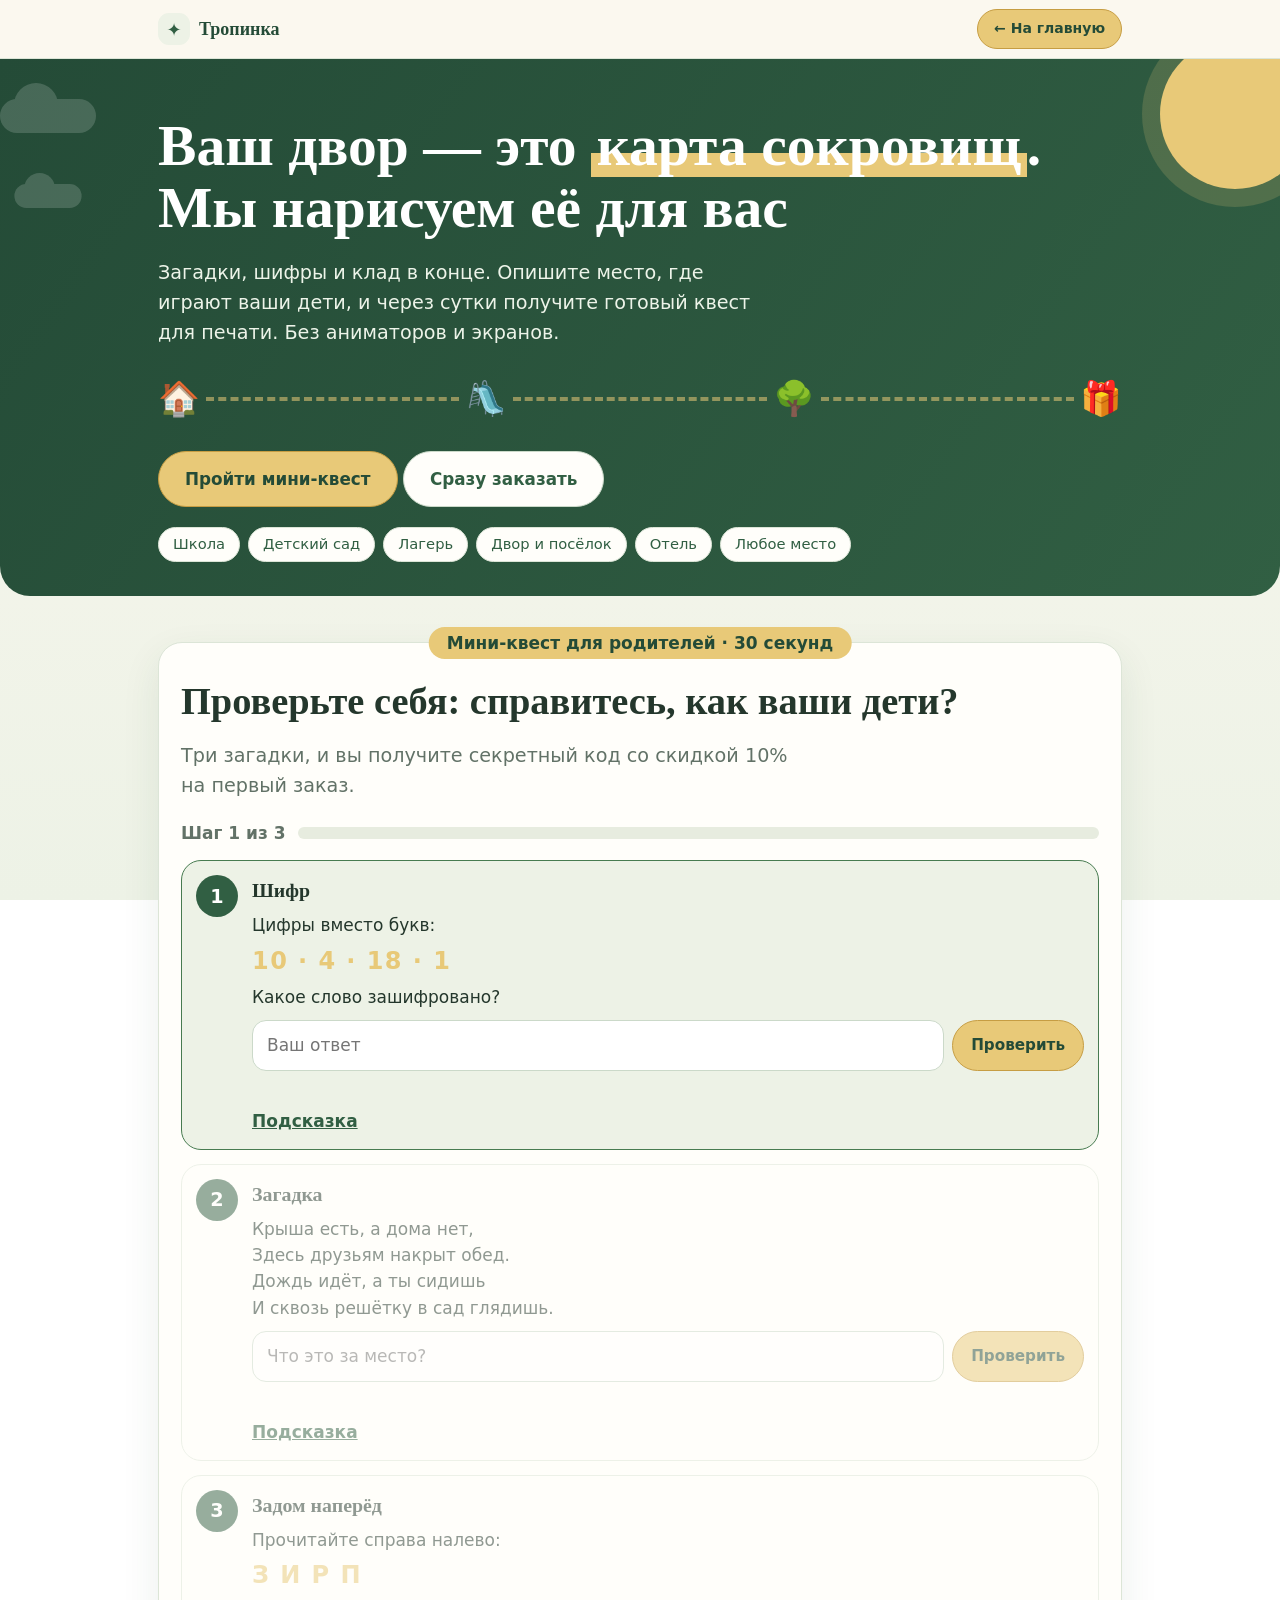
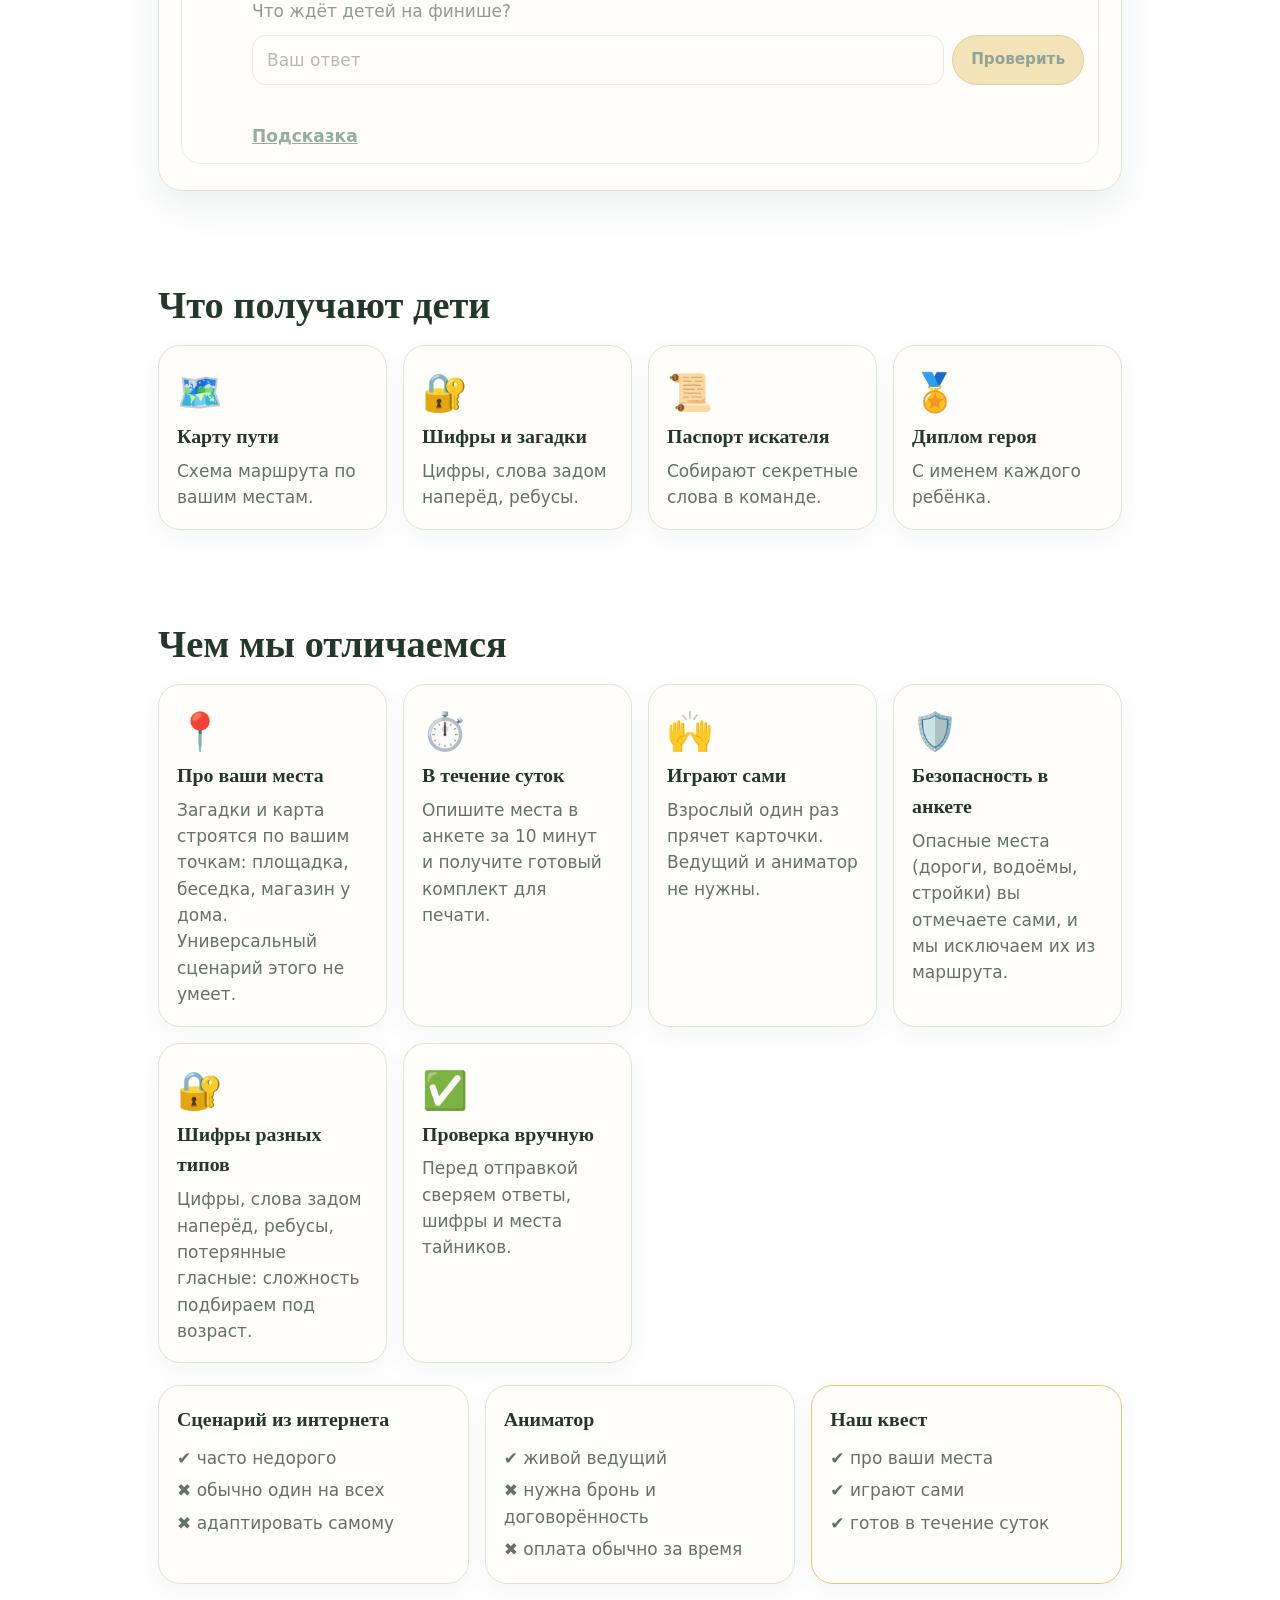
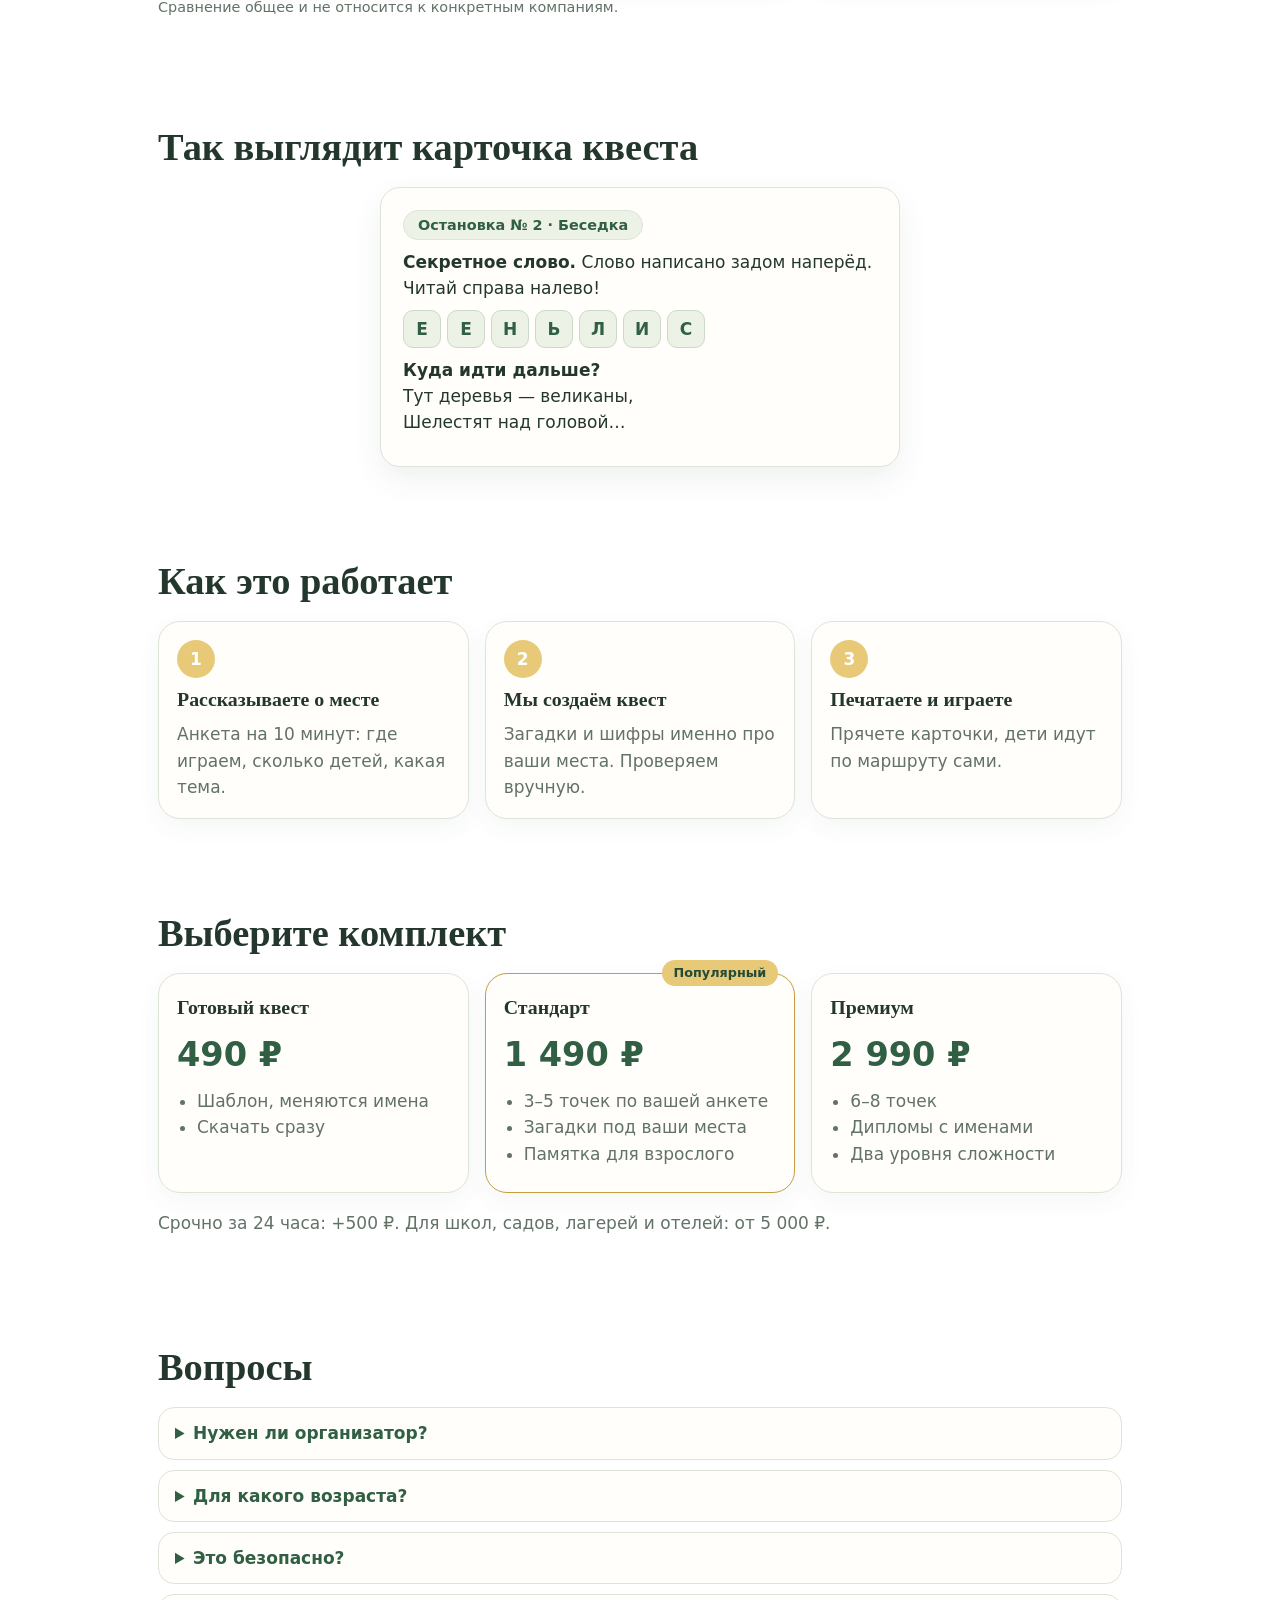
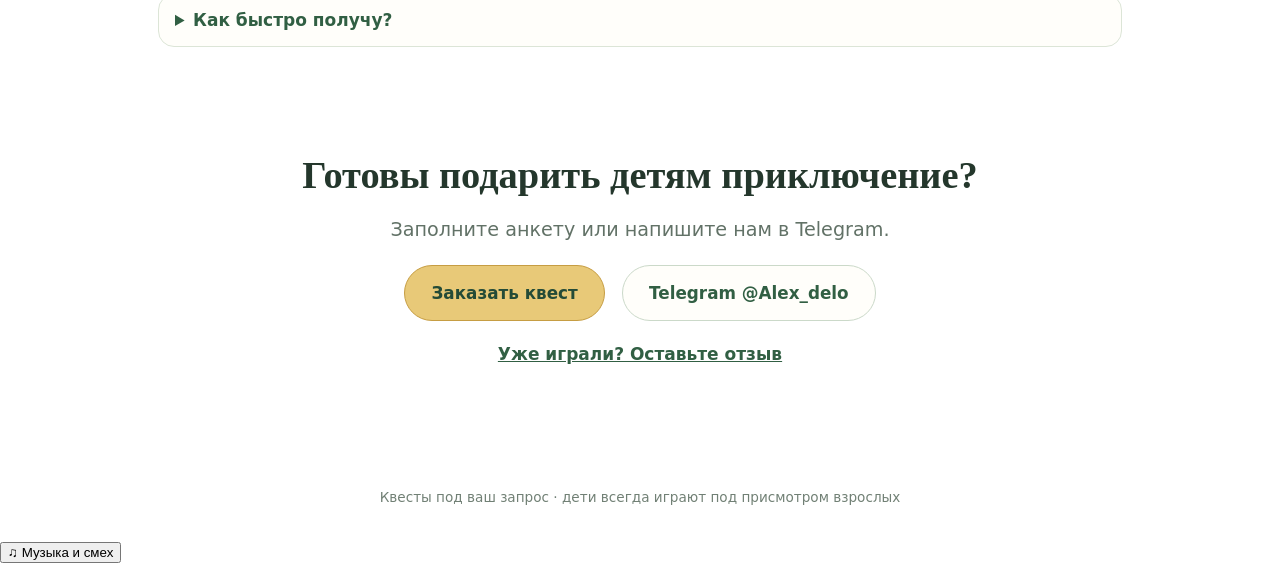
<file: index.html>
<!doctype html>
<html lang="ru"><head><meta charset="utf-8">
<meta name="viewport" content="width=device-width, initial-scale=1, viewport-fit=cover">
<meta name="description" content="Персональные детские квесты для двора, дачи, парка, праздника и семейного отдыха. Готовые задания, маршрут и инструкция для взрослого.">
<meta name="theme-color" content="#244b37">
<title>Детские квесты на вашей территории | Тропинка</title>
<link rel="stylesheet" href="https://fonts.googleapis.com/css2?family=Fredoka:wght@400;500;600;700&display=swap">
<style>
:root{--bg:#dff3ff;--bg2:#fff6d8;--card:#fff;--tx:#2a2350;--mut:#645d85;--a:#ff7a1a;--b:#6c4ad8;--c:#2fb36b;--d:#ff5c8a;--bd:#e8defa;--on:#fff;--star:transparent;box-sizing:border-box;padding-top:env(safe-area-inset-top,0px);padding-bottom:env(safe-area-inset-bottom,0px)}
@media(prefers-color-scheme:dark){:root:not([data-theme="light"]){--bg:#17143f;--bg2:#241d5c;--card:#2b2470;--tx:#f4f1ff;--mut:#bdb6e6;--bd:#443b94;--star:#fff}}
:root[data-theme="dark"]{--bg:#17143f;--bg2:#241d5c;--card:#2b2470;--tx:#f4f1ff;--mut:#bdb6e6;--bd:#443b94;--star:#fff}
*{box-sizing:border-box}html{scroll-padding-top:env(safe-area-inset-top,0px);scroll-behavior:smooth}
body{margin:0;color:var(--tx);background:linear-gradient(180deg,var(--bg) 0,var(--bg2) 100%) fixed;font:17px/1.55 Fredoka,"Trebuchet MS","Segoe UI Rounded",system-ui,sans-serif;overflow-x:hidden}
.w{max-width:1000px;margin:0 auto;padding:0 18px}section{padding:46px 0}
h1{font-size:clamp(2rem,6.4vw,3.6rem);line-height:1.08;margin:.2em 0 .3em;font-weight:700}h2{font-size:clamp(1.6rem,4.6vw,2.4rem);line-height:1.15;margin:0 0 18px;font-weight:700}h3{margin:0 0 6px;font-weight:600}
.hl{background:linear-gradient(transparent 58%,#ffd23f 58%);padding:0 .1em}
@media(prefers-color-scheme:dark){.hl{background:none;color:#ffd23f}}
.btn{display:inline-block;border:0;cursor:pointer;background:var(--a);color:#fff;font:inherit;font-weight:700;text-decoration:none;padding:14px 26px;border-radius:999px;font-size:1.05rem;box-shadow:0 5px 0 rgba(0,0,0,.18);transition:transform .15s}
.btn:hover{transform:translateY(-2px)}.btn:active{transform:translateY(2px);box-shadow:0 2px 0 rgba(0,0,0,.18)}
.btn.ghost{background:var(--card);color:var(--b);border:2px solid var(--b);box-shadow:none}.btn.sm{padding:9px 18px;font-size:.95rem}
.hero{padding:38px 0 30px;position:relative;overflow:hidden}
.sun{position:absolute;right:-30px;top:-20px;width:150px;height:150px;border-radius:50%;background:#ffd23f;box-shadow:0 0 0 18px rgba(255,210,63,.35);animation:bob 5s ease-in-out infinite}
.cloud{position:absolute;height:34px;width:96px;border-radius:40px;background:#fff;opacity:.85;animation:drift 18s linear infinite}
.cloud:before{content:"";position:absolute;left:14px;top:-16px;width:44px;height:44px;border-radius:50%;background:#fff}
.hero .w{position:relative}
.lead{font-size:1.2rem;color:var(--mut);max-width:620px}
.route{display:flex;flex-wrap:wrap;align-items:center;gap:6px;margin:26px 0;font-size:2.1rem}
.route i{flex:1 1 20px;min-width:16px;border-top:4px dashed var(--b);opacity:.55}.route span{display:inline-block;animation:bob 3s ease-in-out infinite}.route span:nth-child(4){animation-delay:.4s}.route span:nth-child(7){animation-delay:.8s}
.pills{display:flex;flex-wrap:wrap;gap:8px;margin-top:20px}.pills b{background:var(--card);border:2px solid var(--bd);border-radius:999px;padding:5px 14px;font-size:.92rem;font-weight:500}
#quest .card{background:var(--card);border:3px dashed var(--b);border-radius:28px;padding:26px 22px;position:relative}
#quest .tape{position:absolute;top:-16px;left:50%;transform:translateX(-50%) rotate(-3deg);background:var(--d);color:#fff;font-weight:700;padding:5px 18px;border-radius:8px;width:max-content;max-width:calc(100% - 24px);text-align:center;line-height:1.3}
.qhead{display:flex;align-items:center;gap:12px;margin:8px 0 14px;color:var(--mut);font-weight:600}.qtrack{flex:1;height:12px;border-radius:99px;background:var(--bd);overflow:hidden}.qtrack i{display:block;height:100%;width:0;background:var(--c);border-radius:99px;transition:width .4s}
.qlist{list-style:none;margin:0;padding:0;display:grid;grid-template-columns:minmax(0,1fr);gap:14px}
.qs{display:flex;gap:14px;padding:14px;border-radius:20px;border:2px solid var(--bd);transition:opacity .3s}
.qs.on{border-color:var(--b);background:rgba(108,74,216,.07)}.qs.lock{opacity:.5}.qs.done{border-color:var(--c);opacity:.85}
.qn{flex:none;width:42px;height:42px;border-radius:50%;background:var(--b);color:#fff;font-weight:700;display:flex;align-items:center;justify-content:center;font-size:1.2rem}.qs.done .qn{background:var(--c)}
.qb{flex:1;min-width:0}.qq{margin:.2em 0 .6em}.cipher{display:inline-block;white-space:nowrap;font-size:1.5rem;letter-spacing:.06em;color:var(--a);margin:4px 0}
form{display:flex;flex-wrap:wrap;gap:8px}form input{flex:1 1 150px;min-width:0;width:100%;padding:11px 14px;font:inherit;color:var(--tx);background:var(--card);border:2px solid var(--bd);border-radius:14px}form input:focus{outline:3px solid var(--b);outline-offset:1px}
.fb{min-height:1.4em;margin:6px 0 0;font-weight:600}.fb.ok{color:var(--c)}.fb.bad{color:var(--d)}
.hint{background:none;border:0;padding:0;color:var(--b);font:inherit;font-weight:600;text-decoration:underline;cursor:pointer}.hintbox{margin-top:8px;padding:10px 12px;background:var(--bg2);border-radius:12px;color:var(--mut);font-size:.95rem}
.shake{animation:shake .35s}
#win{margin-top:18px;padding:20px;border-radius:20px;background:linear-gradient(135deg,#ffe27a,#ffb36b);color:#3a2300;text-align:center}#win h3{font-size:1.5rem}
.codebox{display:inline-flex;align-items:center;gap:12px;flex-wrap:wrap;justify-content:center;background:#fff;border:3px dashed #3a2300;border-radius:16px;padding:10px 16px;margin:6px 0}.codebox b{font-size:1.8rem;letter-spacing:.12em}
#win .btn{margin:4px}#win .btn.ghost{color:#3a2300;border-color:#3a2300}.small{font-size:.9rem}
.grid{display:grid;gap:16px;grid-template-columns:repeat(auto-fit,minmax(220px,1fr))}
.sticker{background:var(--card);border:2px solid var(--bd);border-radius:22px;padding:18px;transition:transform .2s}.sticker:nth-child(odd){transform:rotate(-1.2deg)}.sticker:nth-child(even){transform:rotate(1.2deg)}.sticker:hover{transform:rotate(0) scale(1.03)}
.sticker .em{font-size:2.3rem}.sticker p{color:var(--mut);margin:.3em 0 0}
.prev{max-width:520px;margin:0 auto;background:#fbefcb;color:#3a2a10;border:4px solid #b8860b;border-radius:22px;padding:20px;box-shadow:0 10px 0 rgba(0,0,0,.12);transform:rotate(-1deg)}
.prev .tag{display:inline-block;background:#7e57c2;color:#fff;border-radius:999px;padding:3px 14px;font-weight:700;font-size:.9rem}.prev p{margin:.5em 0}.prev .cells{display:flex;gap:6px;flex-wrap:wrap}.prev .cells b{width:38px;height:38px;border:2px solid #ff8c42;background:#fff3e0;color:#ff8c42;border-radius:10px;display:flex;align-items:center;justify-content:center}
.steps{counter-reset:s}.steps .sticker:before{counter-increment:s;content:counter(s);display:inline-flex;width:38px;height:38px;border-radius:50%;background:var(--a);color:#fff;font-weight:700;align-items:center;justify-content:center;margin-bottom:6px}
.price{font-size:2.1rem;font-weight:700;color:var(--a)}.pop{border-color:var(--a)!important;position:relative}.pop .badge{position:absolute;top:-14px;right:16px;background:var(--a);color:#fff;font-size:.8rem;font-weight:700;padding:3px 12px;border-radius:999px}
ul{padding-left:20px;margin:.4em 0;color:var(--mut)}
details{background:var(--card);border:2px solid var(--bd);border-radius:16px;padding:12px 16px;margin-bottom:10px}summary{cursor:pointer;font-weight:600}details p{color:var(--mut);margin:8px 0 0}
.cta{text-align:center;padding:50px 0 120px}.cta .btn{margin:6px}
.sticky{display:none}
footer{text-align:center;color:var(--mut);font-size:.85rem;padding:0 18px 30px}
@keyframes bob{50%{transform:translateY(-8px)}}@keyframes drift{from{transform:translateX(-120px)}to{transform:translateX(110vw)}}@keyframes shake{25%{transform:translateX(-6px)}75%{transform:translateX(6px)}}
@media(prefers-reduced-motion:reduce){*{animation:none!important;transition:none!important}}
@media(max-width:760px){html{scroll-padding-bottom:100px}section{padding:34px 0}.sun{width:100px;height:100px;right:-24px}.route{font-size:1.7rem}
.sticky{display:flex;gap:8px;position:fixed;left:0;right:0;bottom:0;z-index:20;padding:10px 12px calc(10px + env(safe-area-inset-bottom,0px));background:var(--card);border-top:2px solid var(--bd)}.sticky .btn{flex:1;text-align:center;padding:12px 8px;font-size:1rem}}

.us{border-color:var(--a)!important}.cmp .sticker ul{list-style:none;padding:0;margin:.4em 0 0}.cmp .sticker li{padding:3px 0}.note{color:var(--mut);font-size:.9rem;margin-top:12px}
.fb{display:block;margin-top:14px;color:var(--b);font-weight:600}
/* Единая визуальная система проекта «Тропинка» */
:root{color-scheme:light;--bg:#fbf8ef;--bg2:#edf2e6;--card:#fffefa;--tx:#24372c;--mut:#627267;--a:#e8c978;--b:#315f43;--c:#477b50;--d:#a66b4f;--bd:#dce5d7;--on:#fff;--star:transparent}
@media(prefers-color-scheme:dark){:root:not([data-theme="light"]){--bg:#fbf8ef;--bg2:#edf2e6;--card:#fffefa;--tx:#24372c;--mut:#627267;--bd:#dce5d7}}
:root[data-theme="dark"]{--bg:#fbf8ef;--bg2:#edf2e6;--card:#fffefa;--tx:#24372c;--mut:#627267;--bd:#dce5d7}
body{font-family:"Trebuchet MS","Segoe UI",system-ui,sans-serif;background:linear-gradient(180deg,var(--cream,#fbf8ef) 0,var(--bg2) 100%) fixed;color:var(--tx)}
h1,h2,h3{font-family:Georgia,"Times New Roman",serif}
.hero{background:linear-gradient(125deg,#244b37,#315f43);border-radius:0 0 30px 30px;color:#fff;padding:44px 0 34px}
.hero h1{color:#fff}
.hero .lead{color:#edf4e9}
.hl{background:linear-gradient(transparent 62%,#e8c978 62%);color:#fff}
.sun{background:#e8c978;box-shadow:0 0 0 18px rgba(232,201,120,.18)}
.cloud{opacity:.16}
.route i{border-color:#e8c978}
.pills b{border:1px solid #dce5d7;background:#fffefa;color:#315f43}
.btn{background:#e8c978;color:#244b37;border:1px solid #c69d43;box-shadow:none}
.btn:hover{background:#f1d995}
.btn.ghost{background:#fffefa;color:#315f43;border:1px solid #cbd9c9}
#quest .card{background:#fffefa;border:1px solid #dce5d7;border-radius:24px;box-shadow:0 14px 38px rgba(36,75,55,.09)}
#quest .tape{background:#e8c978;color:#244b37;transform:translateX(-50%);border-radius:999px}
.qtrack{background:#e7ecdf}.qtrack i{background:#477b50}
.qs{border:1px solid #dce5d7;background:#fffefa}
.qs.on{border-color:#477b50;background:#edf2e6}
.qn,.qs.done .qn{background:#315f43}
.qs.done{border-color:#477b50}
form input{border:1px solid #cbd9c9;background:#fff;color:#24372c}
form input:focus{outline:3px solid #e8c978}
.hint{color:#315f43}
.hintbox{background:#edf2e6;color:#506354}
#win{background:#f5edcf;color:#4b421f;border:1px solid #e3d29c}
.codebox{border:2px dashed #c69d43;background:#fffefa;color:#244b37}
.sticker{border:1px solid #dce5d7;background:#fffefa;box-shadow:0 8px 24px rgba(36,75,55,.05)}
.sticker:nth-child(odd),.sticker:nth-child(even){transform:none}
.sticker:hover{transform:translateY(-2px)}
.sticker .em{color:#315f43}
.prev{background:#fffefa;color:#24372c;border:1px solid #dce5d7;border-radius:20px;padding:22px;box-shadow:0 12px 30px rgba(36,75,55,.08);transform:none}
.prev .tag{background:#edf2e6;color:#315f43;border:1px solid #dce5d7}
.prev .cells b{border:1px solid #cbd9c9;background:#edf2e6;color:#315f43}
.price{color:#315f43}
.pop{border-color:#c69d43!important}
.pop .badge{background:#e8c978;color:#244b37}
details{background:#fffefa;border:1px solid #dce5d7}
summary{color:#315f43}
.cta{background:transparent}
.sticky{background:rgba(255,254,250,.97);border-top:1px solid #dce5d7}
footer{color:#718075}
.tp-sitebar{position:sticky;top:0;z-index:1000;background:rgba(251,248,239,.97);backdrop-filter:blur(12px);border-bottom:1px solid #dce5d7}
.tp-sitebar-inner{max-width:1000px;margin:auto;min-height:58px;padding:7px 18px;display:flex;align-items:center;justify-content:space-between;gap:12px}
.tp-sitebar-brand{display:inline-flex;align-items:center;gap:9px;color:#244b37;text-decoration:none;font:700 18px Georgia,"Times New Roman",serif}
.tp-sitebar-brand span{display:grid;place-items:center;width:32px;height:32px;border-radius:11px;background:#edf2e6;color:#315f43;font:700 18px system-ui}
.tp-sitebar-link{display:inline-flex;align-items:center;justify-content:center;min-height:40px;padding:8px 16px;border:1px solid #c69d43;border-radius:999px;background:#e8c978;color:#244b37;text-decoration:none;font-size:14px;font-weight:800}
.tp-sitebar-link:hover{background:#f1d995}
@media(max-width:480px){.tp-sitebar-inner{min-height:54px}.tp-sitebar-brand{font-size:16px}.tp-sitebar-link{min-height:38px;padding:7px 12px;font-size:13px}.hero{border-radius:0 0 22px 22px}}

</style></head><body>
<div class="tp-sitebar"><div class="tp-sitebar-inner"><a class="tp-sitebar-brand" href="https://tropinka-kids.ru/"><span aria-hidden="true">✦</span>Тропинка</a><a class="tp-sitebar-link" href="https://tropinka-kids.ru/">← На главную</a></div></div>
<header class="hero"><div class="sun" aria-hidden="true"></div><div class="cloud" style="top:40px;left:0" aria-hidden="true"></div><div class="cloud" style="top:120px;left:0;animation-delay:-9s;transform:scale(.7)" aria-hidden="true"></div>
<div class="w"><h1>Ваш двор — это <span class="hl">карта сокровищ</span>. Мы нарисуем её для вас</h1>
<p class="lead">Загадки, шифры и клад в конце. Опишите место, где играют ваши дети, и через сутки получите готовый квест для печати. Без аниматоров и экранов.</p>
<div class="route" aria-hidden="true"><span>🏠</span><i></i><span>🛝</span><i></i><span>🌳</span><i></i><span>🎁</span></div>
<p><a class="btn" href="#quest">Пройти мини-квест</a> <a class="btn ghost" data-form>Сразу заказать</a></p>
<div class="pills"><b>Школа</b><b>Детский сад</b><b>Лагерь</b><b>Двор и посёлок</b><b>Отель</b><b>Любое место</b></div></div></header>

<section id="quest"><div class="w"><div class="card"><span class="tape">Мини-квест для родителей · 30 секунд</span>
<h2 style="margin-top:10px">Проверьте себя: справитесь, как ваши дети?</h2>
<p class="lead" style="margin-top:0">Три загадки, и вы получите секретный код со скидкой 10% на первый заказ.</p>
<div class="qhead"><span id="qcount">Шаг 1 из 3</span><div class="qtrack"><i id="qbar"></i></div></div>
<ol class="qlist">
<li class="qs"><div class="qn">1</div><div class="qb"><h3>Шифр</h3>
<p class="qq">Цифры вместо букв:<br><b class="cipher">10 · 4 · 18 · 1</b><br>Какое слово зашифровано?</p>
<form><input aria-label="Ответ на шаг 1" autocomplete="off" autocapitalize="characters" placeholder="Ваш ответ"><button class="btn sm">Проверить</button></form>
<p class="fb" role="status" aria-live="polite"></p><button type="button" class="hint">Подсказка</button>
<div class="hintbox" hidden>Это номера букв в алфавите: А=1, Б=2, В=3, Г=4, Д=5, Е=6, Ё=7, Ж=8, З=9, И=10, Й=11, К=12, Л=13, М=14, Н=15, О=16, П=17, Р=18.</div></div></li>
<li class="qs"><div class="qn">2</div><div class="qb"><h3>Загадка</h3>
<p class="qq">Крыша есть, а дома нет,<br>Здесь друзьям накрыт обед.<br>Дождь идёт, а ты сидишь<br>И сквозь решётку в сад глядишь.</p>
<form><input aria-label="Ответ на шаг 2" autocomplete="off" placeholder="Что это за место?"><button class="btn sm">Проверить</button></form>
<p class="fb" role="status" aria-live="polite"></p><button type="button" class="hint">Подсказка</button>
<div class="hintbox" hidden>Это место во дворе или в саду, где пьют чай и прячутся от дождя. Слово начинается на «Б».</div></div></li>
<li class="qs"><div class="qn">3</div><div class="qb"><h3>Задом наперёд</h3>
<p class="qq">Прочитайте справа налево:<br><b class="cipher">З И Р П</b><br>Что ждёт детей на финише?</p>
<form><input aria-label="Ответ на шаг 3" autocomplete="off" autocapitalize="characters" placeholder="Ваш ответ"><button class="btn sm">Проверить</button></form>
<p class="fb" role="status" aria-live="polite"></p><button type="button" class="hint">Подсказка</button>
<div class="hintbox" hidden>Читайте буквы с конца: П, Р, И, З.</div></div></li>
</ol>
<div id="win" hidden><h3>Квест пройден! 🎉</h3><p>Ваш секретный код даёт <b>скидку 10% на первый заказ</b>:</p>
<div class="codebox"><b id="code">КВЕСТ10</b><button type="button" id="copy" class="btn sm">Скопировать</button></div>
<p class="small">Впишите код в поле «Пожелания» анкеты или назовите его в Telegram.</p>
<p><a data-form class="btn">Заказать со скидкой</a> <a class="btn ghost" href="https://t.me/Alex_delo" target="_blank" rel="noopener">Написать в Telegram</a></p></div>
</div></div></section>

<section><div class="w"><h2>Что получают дети</h2><div class="grid">
<div class="sticker"><div class="em">🗺️</div><h3>Карту пути</h3><p>Схема маршрута по вашим местам.</p></div>
<div class="sticker"><div class="em">🔐</div><h3>Шифры и загадки</h3><p>Цифры, слова задом наперёд, ребусы.</p></div>
<div class="sticker"><div class="em">📜</div><h3>Паспорт искателя</h3><p>Собирают секретные слова в команде.</p></div>
<div class="sticker"><div class="em">🏅</div><h3>Диплом героя</h3><p>С именем каждого ребёнка.</p></div></div></div></section>

<section><div class="w"><h2>Чем мы отличаемся</h2><div class="grid">
<div class="sticker"><div class="em">📍</div><h3>Про ваши места</h3><p>Загадки и карта строятся по вашим точкам: площадка, беседка, магазин у дома. Универсальный сценарий этого не умеет.</p></div>
<div class="sticker"><div class="em">⏱️</div><h3>В течение суток</h3><p>Опишите места в анкете за 10 минут и получите готовый комплект для печати.</p></div>
<div class="sticker"><div class="em">🙌</div><h3>Играют сами</h3><p>Взрослый один раз прячет карточки. Ведущий и аниматор не нужны.</p></div>
<div class="sticker"><div class="em">🛡️</div><h3>Безопасность в анкете</h3><p>Опасные места (дороги, водоёмы, стройки) вы отмечаете сами, и мы исключаем их из маршрута.</p></div>
<div class="sticker"><div class="em">🔐</div><h3>Шифры разных типов</h3><p>Цифры, слова задом наперёд, ребусы, потерянные гласные: сложность подбираем под возраст.</p></div>
<div class="sticker"><div class="em">✅</div><h3>Проверка вручную</h3><p>Перед отправкой сверяем ответы, шифры и места тайников.</p></div></div>
<div class="grid cmp" style="margin-top:22px">
<div class="sticker"><h3>Сценарий из интернета</h3><ul><li>✔ часто недорого</li><li>✖ обычно один на всех</li><li>✖ адаптировать самому</li></ul></div>
<div class="sticker"><h3>Аниматор</h3><ul><li>✔ живой ведущий</li><li>✖ нужна бронь и договорённость</li><li>✖ оплата обычно за время</li></ul></div>
<div class="sticker us"><h3>Наш квест</h3><ul><li>✔ про ваши места</li><li>✔ играют сами</li><li>✔ готов в течение суток</li></ul></div></div>
<p class="note">Сравнение общее и не относится к конкретным компаниям.</p></div></section>

<section><div class="w"><h2>Так выглядит карточка квеста</h2>
<div class="prev"><span class="tag">Остановка № 2 · Беседка</span><p><b>Секретное слово.</b> Слово написано задом наперёд. Читай справа налево!</p>
<div class="cells" aria-hidden="true"><b>Е</b><b>Е</b><b>Н</b><b>Ь</b><b>Л</b><b>И</b><b>С</b></div>
<p><b>Куда идти дальше?</b><br>Тут деревья — великаны,<br>Шелестят над головой…</p></div></div></section>

<section><div class="w"><h2>Как это работает</h2><div class="grid steps">
<div class="sticker"><h3>Рассказываете о месте</h3><p>Анкета на 10 минут: где играем, сколько детей, какая тема.</p></div>
<div class="sticker"><h3>Мы создаём квест</h3><p>Загадки и шифры именно про ваши места. Проверяем вручную.</p></div>
<div class="sticker"><h3>Печатаете и играете</h3><p>Прячете карточки, дети идут по маршруту сами.</p></div></div></div></section>

<section><div class="w"><h2>Выберите комплект</h2><div class="grid">
<div class="sticker"><h3>Готовый квест</h3><div class="price">490 ₽</div><ul><li>Шаблон, меняются имена</li><li>Скачать сразу</li></ul></div>
<div class="sticker pop"><span class="badge">Популярный</span><h3>Стандарт</h3><div class="price">1 490 ₽</div><ul><li>3–5 точек по вашей анкете</li><li>Загадки под ваши места</li><li>Памятка для взрослого</li></ul></div>
<div class="sticker"><h3>Премиум</h3><div class="price">2 990 ₽</div><ul><li>6–8 точек</li><li>Дипломы с именами</li><li>Два уровня сложности</li></ul></div></div>
<p style="color:var(--mut)">Срочно за 24 часа: +500 ₽. Для школ, садов, лагерей и отелей: от 5 000 ₽.</p></div></section>

<section><div class="w"><h2>Вопросы</h2>
<details><summary>Нужен ли организатор?</summary><p>Нет. Взрослый один раз прячет карточки, дальше дети идут сами. Достаточно присматривать издали.</p></details>
<details><summary>Для какого возраста?</summary><p>Лучше всего 6–11 лет, есть три уровня сложности.</p></details>
<details><summary>Это безопасно?</summary><p>Опасные места вы отмечаете в анкете, мы исключаем их из маршрута и пишем правила для детей.</p></details>
<details><summary>Как быстро получу?</summary><p>В течение суток после заполнения анкеты. Срочные заказы: за 24 часа.</p></details></div></section>

<section class="cta"><div class="w"><h2>Готовы подарить детям приключение?</h2><p class="lead" style="margin:0 auto 14px">Заполните анкету или напишите нам в Telegram.</p>
<a class="btn" data-form>Заказать квест</a> <a class="btn ghost" href="https://t.me/Alex_delo" target="_blank" rel="noopener">Telegram @Alex_delo</a><a class="fb" href="feedback.html">Уже играли? Оставьте отзыв</a></div></section>
<footer>Квесты под ваш запрос · дети всегда играют под присмотром взрослых</footer>
<div class="sticky"><a class="btn" data-form>Заказать квест</a><a class="btn ghost" href="https://t.me/Alex_delo" target="_blank" rel="noopener">Telegram</a></div>
<script>
(function(){
const FORM="order.html";
document.querySelectorAll("[data-form]").forEach(a=>{a.href=FORM;a.rel="noopener"});
const ANS=[["ИГРА"],["БЕСЕДКА","БЕСЕДКУ","БЕСЕДКИ"],["ПРИЗ"]];
const norm=s=>s.toUpperCase().replace(/Ё/g,"Е").replace(/[^А-ЯA-Z]/g,"");
const steps=[...document.querySelectorAll(".qs")];let cur=0;
const bar=document.getElementById("qbar");
function setCur(i){cur=i;steps.forEach((s,k)=>{s.classList.toggle("done",k<i);s.classList.toggle("on",k===i);s.classList.toggle("lock",k>i);
s.querySelectorAll("input,button").forEach(e=>e.disabled=k!==i&&!e.classList.contains("hint"))});
if(bar)bar.style.width=(i/steps.length*100)+"%";
document.getElementById("qcount").textContent=i<steps.length?"Шаг "+(i+1)+" из "+steps.length:"Готово!"}
steps.forEach((s,k)=>{
const f=s.querySelector("form"),inp=s.querySelector("input"),fb=s.querySelector(".fb"),hb=s.querySelector(".hintbox");let tries=0;
s.querySelector(".hint").addEventListener("click",()=>{hb.hidden=!hb.hidden});
f.addEventListener("submit",e=>{e.preventDefault();if(k!==cur)return;
if(ANS[k].includes(norm(inp.value))){fb.textContent="Верно!";fb.className="fb ok";
if(k+1<steps.length){setCur(k+1);const n=steps[k+1].querySelector("input");steps[k+1].scrollIntoView({behavior:"smooth",block:"center"});setTimeout(()=>n&&n.focus({preventScroll:true}),350)}
else{setCur(steps.length);const w=document.getElementById("win");w.hidden=false;setTimeout(()=>w.scrollIntoView({behavior:"smooth",block:"center"}),80)}}
else{tries++;fb.textContent=tries>1?"Пока нет. Нажмите «Подсказка».":"Почти! Подумайте ещё.";fb.className="fb bad";f.classList.remove("shake");void f.offsetWidth;f.classList.add("shake");
if(tries>1)hb.hidden=false;inp.select()}})});
const cp=document.getElementById("copy");
if(cp)cp.addEventListener("click",async()=>{const t="КВЕСТ10";try{await navigator.clipboard.writeText(t)}catch(e){const r=document.createRange();r.selectNodeContents(document.getElementById("code"));const sel=getSelection();sel.removeAllRanges();sel.addRange(r);try{document.execCommand("copy")}catch(_){}}
cp.textContent="Скопировано ✓"});
setCur(0);
})();
</script>
  <script src="assets/tropinka-ambience.js"></script>
</body></html>
</file>
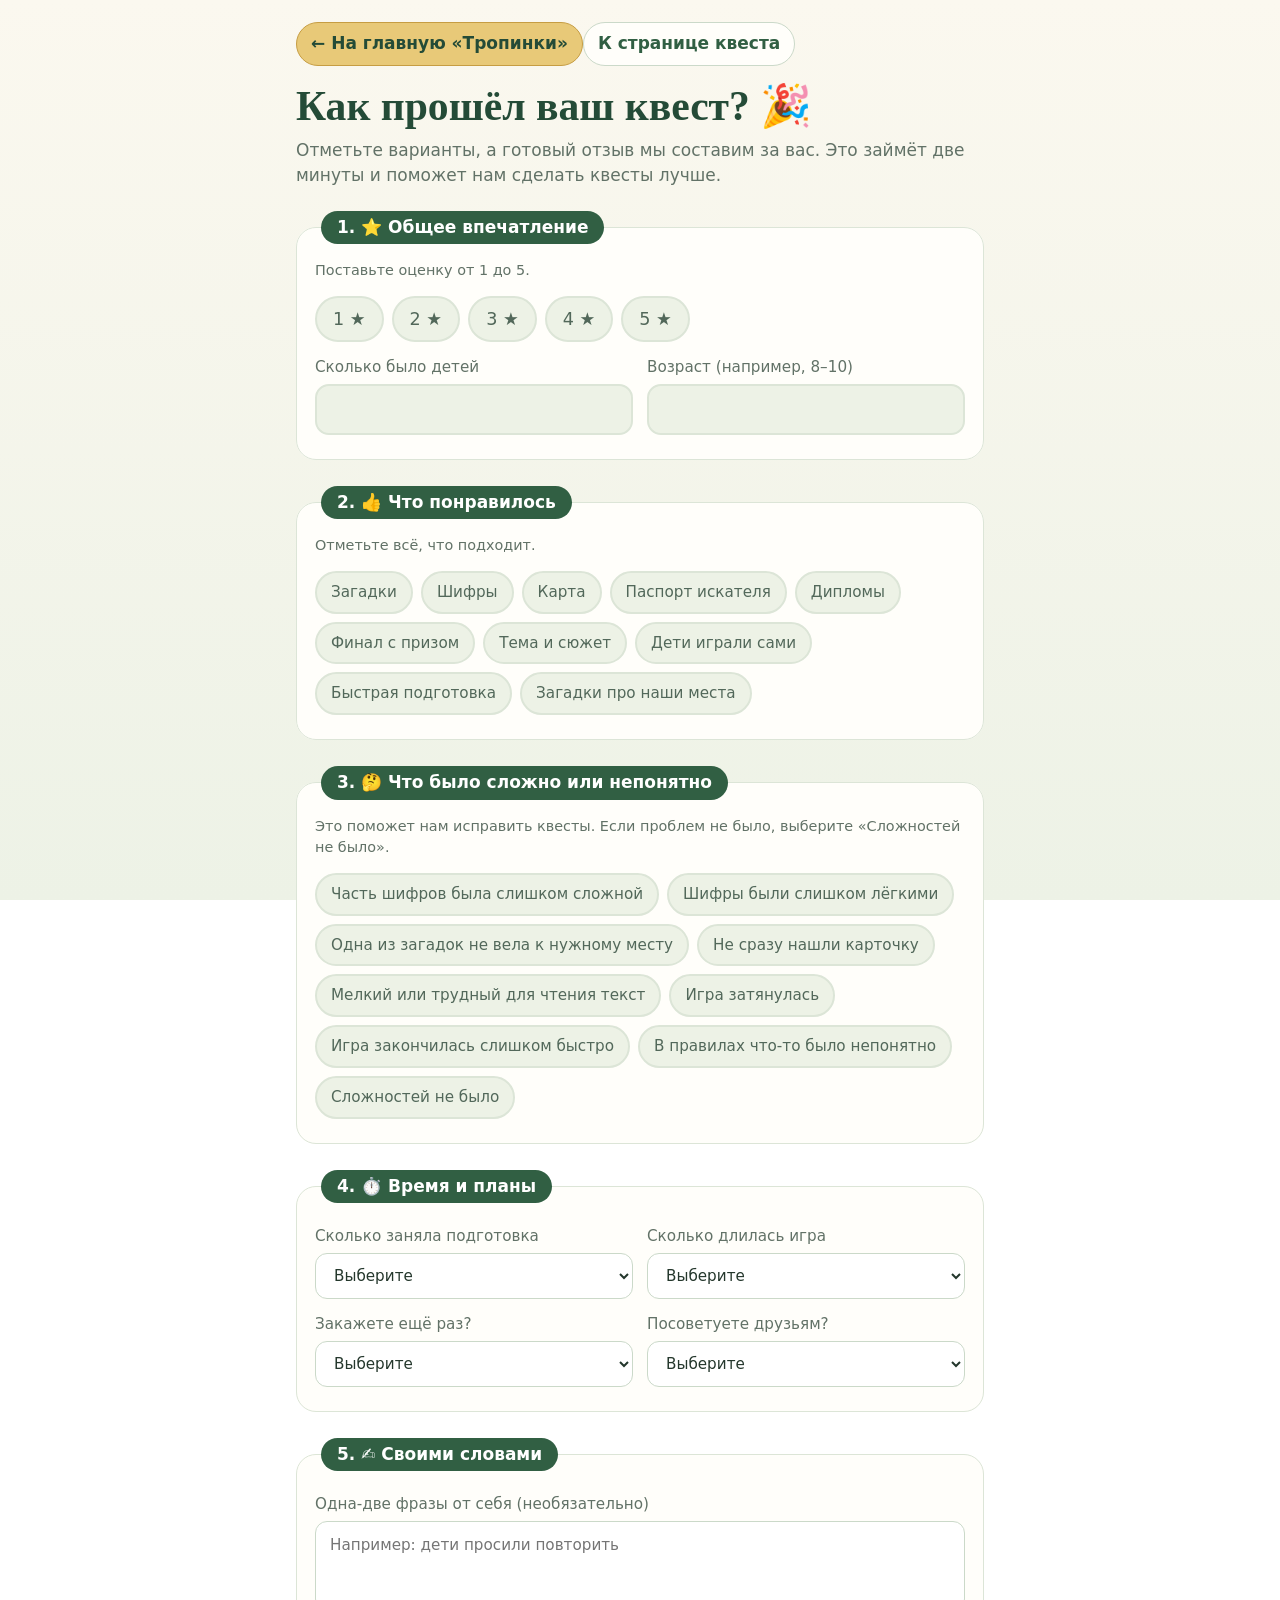
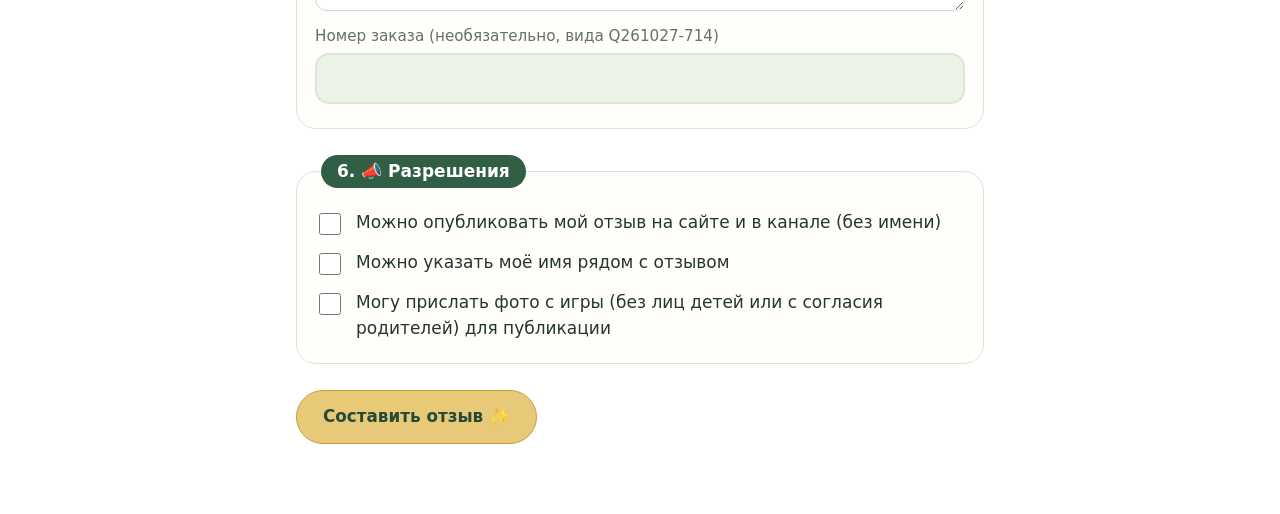
<file: feedback.html>
<!doctype html>
<html lang="ru"><head><meta charset="utf-8">
<meta name="viewport" content="width=device-width, initial-scale=1, viewport-fit=cover">
<title>Отзыв о квесте</title>
<link rel="stylesheet" href="https://fonts.googleapis.com/css2?family=Fredoka:wght@400;500;600;700&display=swap">
<style>
:root{--bg:#dff3ff;--bg2:#fff6d8;--card:#fff;--tx:#2a2350;--mut:#645d85;--a:#ff7a1a;--b:#6c4ad8;--c:#2fb36b;--d:#ff5c8a;--bd:#e8defa;--err:#e0264f;box-sizing:border-box;padding-top:env(safe-area-inset-top,0px);padding-bottom:env(safe-area-inset-bottom,0px)}
@media(prefers-color-scheme:dark){:root:not([data-theme="light"]){--bg:#17143f;--bg2:#241d5c;--card:#2b2470;--tx:#f4f1ff;--mut:#bdb6e6;--bd:#443b94;--err:#ff8aa5}}
:root[data-theme="dark"]{--bg:#17143f;--bg2:#241d5c;--card:#2b2470;--tx:#f4f1ff;--mut:#bdb6e6;--bd:#443b94;--err:#ff8aa5}
*{box-sizing:border-box}[hidden]{display:none!important}html{scroll-padding-top:env(safe-area-inset-top,0px);scroll-behavior:smooth}
body{margin:0;color:var(--tx);background:linear-gradient(180deg,var(--bg) 0,var(--bg2) 100%) fixed;font:17px/1.5 Fredoka,"Trebuchet MS","Segoe UI Rounded",system-ui,sans-serif;overflow-x:hidden}
main{max-width:720px;margin:0 auto;padding:22px 16px 70px}
.top a{color:var(--b);font-weight:600;text-decoration:none}
h1{font-size:clamp(1.8rem,6vw,2.6rem);line-height:1.1;margin:.4em 0 .2em}.sub{color:var(--mut);margin:0 0 22px}
fieldset{position:relative;border:3px dashed var(--b);background:var(--card);border-radius:26px;padding:22px 18px 10px;margin:0 0 26px;min-width:0}
legend{background:var(--d);color:#fff;font-weight:700;padding:4px 16px;border-radius:10px;transform:rotate(-2deg);margin-left:6px}
label.f{display:block;font-size:.95rem;color:var(--mut);margin:0 0 14px;font-weight:500}
input[type=text],input[type=number],select,textarea{display:block;width:100%;margin-top:5px;padding:12px 14px;font:inherit;color:var(--tx);background:var(--bg2);border:2px solid var(--bd);border-radius:14px}
input:focus,select:focus,textarea:focus{outline:3px solid var(--b);outline-offset:1px}textarea{min-height:90px;resize:vertical}
.row{display:grid;grid-template-columns:repeat(2,minmax(0,1fr));gap:0 14px}@media(max-width:560px){.row{grid-template-columns:minmax(0,1fr)}}
.opts{display:flex;flex-wrap:wrap;gap:8px;margin:0 0 14px}
.opts label{position:relative;cursor:pointer}.opts input{position:absolute;opacity:0;inset:0;width:100%;height:100%;margin:0;cursor:pointer}
.opts span{display:inline-block;padding:8px 14px;border-radius:999px;border:2px solid var(--bd);background:var(--bg2);font-weight:500;font-size:.95rem;transition:.15s}
.opts input:checked+span{background:var(--b);border-color:var(--b);color:#fff}.opts input:focus-visible+span{outline:3px solid var(--a);outline-offset:2px}
.rate span{font-size:1.1rem;padding:8px 16px}.rate input:checked+span{background:var(--a);border-color:var(--a)}
.hint{font-size:.9rem;color:var(--mut);margin:-6px 0 14px}.chk{display:flex;gap:12px;align-items:flex-start;margin:0 0 12px;color:var(--tx);cursor:pointer}.chk input{width:22px;height:22px;margin-top:3px;flex:none;accent-color:var(--b)}
button{font:inherit;cursor:pointer}.btn{border:0;background:var(--a);color:#fff;font-weight:700;padding:13px 26px;border-radius:999px;font-size:1.05rem;box-shadow:0 5px 0 rgba(0,0,0,.18);text-decoration:none;display:inline-block}
.btn.ghost{background:var(--card);color:var(--b);border:2px solid var(--b);box-shadow:none}
#err{color:var(--err);font-weight:600;margin:10px 0;padding-left:20px}
#res{margin-top:22px;padding:22px;border-radius:24px;background:linear-gradient(135deg,#ffe27a,#ffb36b);color:#3a2300}#res h2{margin:0 0 6px;font-size:1.6rem}
#res textarea{background:#fff;color:#2a2350;border-color:#3a2300;min-height:150px}#res .btns{display:flex;flex-wrap:wrap;gap:10px;margin-top:12px}#res .btn.ghost{color:#3a2300;border-color:#3a2300;background:#fff}
#res details{margin-top:12px}#res pre{white-space:pre-wrap;overflow-wrap:anywhere;font:12px/1.4 ui-monospace,Menlo,Consolas,monospace;background:#fff;color:#2a2350;padding:12px;border-radius:12px;margin:8px 0 0}
@media(prefers-reduced-motion:reduce){*{animation:none!important;transition:none!important}}

#sendst{font-weight:600;margin:8px 0 0}#res details.fb2{margin-top:12px}#res details.fb2 summary{cursor:pointer;font-weight:600}
.big{font-size:1.15rem;padding:15px 30px}.priv{font-size:.82rem;opacity:.85;margin:8px 0 0}
</style>
<style id="tropinka-page-theme">
:root{color-scheme:light;--bg:#fbf8ef;--bg2:#edf2e6;--card:#fffefa;--tx:#24372c;--mut:#627267;--a:#e8c978;--b:#315f43;--c:#477b50;--d:#a66b4f;--bd:#dce5d7;--err:#a33b3b}
@media(prefers-color-scheme:dark){:root:not([data-theme="light"]){--bg:#fbf8ef;--bg2:#edf2e6;--card:#fffefa;--tx:#24372c;--mut:#627267;--bd:#dce5d7}}
:root[data-theme="dark"]{--bg:#fbf8ef;--bg2:#edf2e6;--card:#fffefa;--tx:#24372c;--mut:#627267;--bd:#dce5d7}
body{background:linear-gradient(180deg,#fbf8ef 0,#edf2e6 100%) fixed;color:#24372c;font-family:"Trebuchet MS","Segoe UI",system-ui,sans-serif}
.top{align-items:center;margin-bottom:18px}
.top a{display:inline-flex;align-items:center;min-height:40px;padding:8px 14px;border:1px solid #cbd9c9;border-radius:999px;background:#fffefa;color:#315f43!important;text-decoration:none;font-weight:800}
.top a:first-child{background:#e8c978;border-color:#c69d43;color:#244b37!important}
h1,h2,h3{font-family:Georgia,"Times New Roman",serif;color:#244b37}
fieldset{border:1px solid #dce5d7;background:#fffefa;border-radius:20px}
legend{background:#315f43;color:#fff;border-radius:999px;transform:none}
label{color:#52685a}
input,select,textarea{background:#fff;color:#24372c;border:1px solid #cbd9c9;border-radius:12px}
input:focus,select:focus,textarea:focus{outline:3px solid #e8c978}
.pt{border:1px solid #dce5d7;background:#edf2e6}
.pt h4 .n{background:#315f43}
.btn{background:#e8c978;color:#244b37;border:1px solid #c69d43;box-shadow:none}
.btn:hover{background:#f1d995}
.btn.ghost,.small{background:#fffefa;color:#315f43;border:1px solid #cbd9c9;box-shadow:none}
.chk input{accent-color:#315f43}
#err{color:#a33b3b}
#res{background:#f5edcf;color:#4b421f;border:1px solid #e3d29c}
#res h2{color:#244b37}
#res textarea{background:#fff;color:#24372c;border-color:#cbd9c9}
#res .btn.ghost{color:#315f43;border-color:#cbd9c9;background:#fff}
.step{background:#fffefa;color:#24372c;border:1px solid #dce5d7}
dl.sum dt{color:#627267}
.total{color:#315f43}
.mini{border:1px solid #cbd9c9;background:#edf2e6;color:#315f43}
#qr{border-color:#dce5d7}
.promo{background:#edf2e6;color:#52685a}
.opts span{border-color:#dce5d7;background:#edf2e6}
.opts input:checked+span{background:#315f43;border-color:#315f43;color:#fff}
.rate input:checked+span{background:#e8c978;border-color:#c69d43;color:#244b37}
#sendst{color:#315f43}
</style></head><body><main>
<div class="top"><a href="https://tropinka-kids.ru/">← На главную «Тропинки»</a><a href="./">К странице квеста</a></div>
<h1>Как прошёл ваш квест? 🎉</h1>
<p class="sub">Отметьте варианты, а готовый отзыв мы составим за вас. Это займёт две минуты и поможет нам сделать квесты лучше.</p>
<form id="f" novalidate>
<fieldset><legend>1. ⭐ Общее впечатление</legend>
<p class="hint">Поставьте оценку от 1 до 5.</p>
<div class="opts rate" role="radiogroup" aria-label="Оценка">
<label><input type="radio" name="rate" value="1"><span>1 ★</span></label><label><input type="radio" name="rate" value="2"><span>2 ★</span></label><label><input type="radio" name="rate" value="3"><span>3 ★</span></label><label><input type="radio" name="rate" value="4"><span>4 ★</span></label><label><input type="radio" name="rate" value="5"><span>5 ★</span></label></div>
<div class="row"><label class="f">Сколько было детей<input type="number" id="kids" min="1" max="60" inputmode="numeric"></label><label class="f">Возраст (например, 8–10)<input type="text" id="age"></label></div></fieldset>

<fieldset><legend>2. 👍 Что понравилось</legend><p class="hint">Отметьте всё, что подходит.</p>
<div class="opts" id="likes"></div></fieldset>

<fieldset><legend>3. 🤔 Что было сложно или непонятно</legend><p class="hint">Это поможет нам исправить квесты. Если проблем не было, выберите «Сложностей не было».</p>
<div class="opts" id="issues"></div></fieldset>

<fieldset><legend>4. ⏱️ Время и планы</legend>
<div class="row"><label class="f">Сколько заняла подготовка<select id="prep"><option value="">Выберите</option><option>до 30 минут</option><option>30–60 минут</option><option>больше часа</option></select></label>
<label class="f">Сколько длилась игра<select id="play"><option value="">Выберите</option><option>до 30 минут</option><option>30–60 минут</option><option>60–90 минут</option><option>больше 90 минут</option></select></label></div>
<div class="row"><label class="f">Закажете ещё раз?<select id="again"><option value="">Выберите</option><option>да</option><option>возможно</option><option>нет</option></select></label>
<label class="f">Посоветуете друзьям?<select id="rec"><option value="">Выберите</option><option>да</option><option>возможно</option><option>нет</option></select></label></div></fieldset>

<fieldset><legend>5. ✍️ Своими словами</legend>
<label class="f">Одна-две фразы от себя (необязательно)<textarea id="comment" placeholder="Например: дети просили повторить"></textarea></label>
<label class="f">Номер заказа (необязательно, вида Q261027-714)<input type="text" id="oid" autocomplete="off"></label></fieldset>

<fieldset><legend>6. 📣 Разрешения</legend>
<label class="chk"><input type="checkbox" id="c1"><span>Можно опубликовать мой отзыв на сайте и в канале (без имени)</span></label>
<label class="chk"><input type="checkbox" id="c2"><span>Можно указать моё имя рядом с отзывом</span></label>
<label class="chk"><input type="checkbox" id="c3"><span>Могу прислать фото с игры (без лиц детей или с согласия родителей) для публикации</span></label></fieldset>

<ul id="err"></ul>
<button class="btn" type="submit">Составить отзыв ✨</button>
</form>

<section id="res" hidden aria-live="polite">
<h2>Ваш отзыв готов! 💌</h2>
<p style="margin:0 0 8px">Проверьте текст, при желании поправьте и отправьте нам в Telegram. Спасибо, что помогаете!</p>
<textarea id="out" aria-label="Текст отзыва"></textarea>
<input type="text" id="hp" tabindex="-1" autocomplete="off" aria-hidden="true" style="position:absolute;left:-9999px;width:1px;height:1px;opacity:0">
<button type="button" id="send" class="btn big" hidden>Отправить отзыв ✉️</button>
<p id="sendst" class="hint" role="status"></p>
<p class="priv">Нажимая «Отправить», вы соглашаетесь, что мы используем указанные данные только для выполнения заказа и улучшения сервиса.</p>
<details class="fb2" id="fb2"><summary>Другие способы отправить</summary>
<div class="btns"><button type="button" id="copy" class="btn">Скопировать отзыв</button><a id="tg" class="btn ghost" hidden>Открыть Telegram</a><a id="mail" class="btn ghost">Написать письмом</a></div>
<details><summary>Данные для нас (отправляются вместе с отзывом)</summary><pre id="data"></pre></details>
</details>
</section></main>
<script>
const CONTACT="@Alex_delo";
const ENDPOINT="https://script.google.com/macros/s/AKfycbyRZndHTeyTRA7aGQNxw8YIweadRkgoFuaOi9_GL-FE14mXrs6YCntQMmqyD1EBescW1g/exec";
const MAIL="al-vakarin@yandex.ru";
const $=s=>document.querySelector(s);
const LIKES={riddles:"загадки",ciphers:"шифры",map:"карта",passport:"паспорт искателя",diploma:"дипломы",prize:"финал с призом",theme:"тема и сюжет",self:"дети играли сами",prep:"быстрая подготовка",places:"загадки про наши места"};
const ISSUES={hard:"часть шифров была слишком сложной",easy:"шифры были слишком лёгкими",lead:"одна из загадок не вела к нужному месту",find:"не сразу нашли карточку",text:"мелкий или трудный для чтения текст",long:"игра затянулась",short:"игра закончилась слишком быстро",unclear:"в правилах что-то было непонятно",none:"сложностей не было"};
function build(id,obj,name){$(id).innerHTML=Object.entries(obj).map(([k,t])=>'<label><input type="checkbox" name="'+name+'" value="'+k+'"><span>'+t[0].toUpperCase()+t.slice(1)+'</span></label>').join("")}
build("#likes",LIKES,"likes");build("#issues",ISSUES,"issues");
document.querySelectorAll('[name=issues]').forEach(i=>i.addEventListener("change",()=>{if(i.value==="none"&&i.checked)document.querySelectorAll('[name=issues]').forEach(o=>{if(o.value!=="none")o.checked=false});else if(i.checked)document.querySelector('[name=issues][value=none]').checked=false}));
const vals=n=>[...document.querySelectorAll('[name='+n+']:checked')].map(x=>x.value);
const v=i=>$("#"+i).value.trim();
$("#f").addEventListener("submit",e=>{e.preventDefault();const er=[];
const rate=document.querySelector('[name=rate]:checked');if(!rate)er.push("Поставьте оценку от 1 до 5");
if(!vals("likes").length&&!vals("issues").length&&!v("comment"))er.push("Отметьте хотя бы один вариант или напишите пару слов");
$("#err").innerHTML=er.map(x=>"<li>"+x+"</li>").join("");if(er.length){$("#err").scrollIntoView({behavior:"smooth",block:"center"});return}
const likes=vals("likes"),issues=vals("issues"),r=+rate.value;
const P=[];P.push("Оценка: "+r+" из 5.");
if(v("kids")||v("age"))P.push("Играло детей: "+(v("kids")||"—")+(v("age")?" (возраст "+v("age")+")":"")+".");
if(likes.length)P.push("Понравилось: "+likes.map(k=>LIKES[k]).join(", ")+".");
if(issues.includes("none"))P.push("Сложностей не возникло.");else if(issues.length)P.push("Что можно улучшить: "+issues.map(k=>ISSUES[k]).join("; ")+".");
const t=[v("prep")&&("подготовка заняла "+v("prep")),v("play")&&("игра длилась "+v("play"))].filter(Boolean).join(", ");if(t)P.push(t[0].toUpperCase()+t.slice(1)+".");
if(v("again"))P.push("Закажу ещё раз: "+v("again")+".");if(v("rec"))P.push("Посоветую друзьям: "+v("rec")+".");
if(v("comment"))P.push(v("comment"));
$("#out").value=P.join(" ");
const data={feedback:{order_id:v("oid")||null,rating:r,kids_count:+v("kids")||null,kids_age:v("age")||null,likes:likes,issues:issues,prep_time:v("prep")||null,play_time:v("play")||null,order_again:v("again")||null,recommend:v("rec")||null,comment:v("comment")||null,consent:{publish:$("#c1").checked,show_name:$("#c2").checked,photo:$("#c3").checked}}};
$("#data").textContent=JSON.stringify(data,null,2);
$("#res").hidden=false;
const full=$("#out").value+"\n\n—— данные для нас ——\n"+$("#data").textContent;
prepSend("feedback",v("oid")||"",""+"Отзыв: "+r+" из 5"+(v("oid")?" · "+v("oid"):""),full,$("#out").value);
$("#res").scrollIntoView({behavior:"smooth"})});

async function sendNow(kind,id,subject,text){const st=$("#sendst"),b=$("#send");
st.textContent="Отправляем…";b.disabled=true;
try{const hp=document.getElementById("hp");const r=await fetch(ENDPOINT,{method:"POST",body:JSON.stringify({kind:kind,id:id,subject:subject,text:text,hp:hp?hp.value:""})});
const j=await r.json();if(j&&j.ok){st.textContent=kind==="feedback"?"Спасибо! Отзыв отправлен ✅":"Готово! Заявка отправлена ✅ Мы свяжемся с вами в Telegram или по телефону.";b.hidden=true;return}throw new Error("bad")}
catch(e){st.textContent="Не получилось отправить автоматически. Воспользуйтесь запасным способом ниже.";b.disabled=false;$("#fb2").open=true}}
function prepSend(kind,id,subject,text,readable){
$("#send").hidden=!ENDPOINT;$("#send").disabled=false;$("#sendst").textContent="";$("#fb2").open=!ENDPOINT;
$("#send").onclick=()=>sendNow(kind,id,subject,text);
const m=$("#mail");m.href="mailto:"+MAIL+"?subject="+encodeURIComponent(subject)+"&body="+encodeURIComponent(readable.slice(0,1800));
if(CONTACT){$("#tg").hidden=false;$("#tg").href="https://t.me/"+CONTACT.replace("@","");$("#tg").target="_blank";$("#tg").rel="noopener"}}
$("#copy").onclick=async()=>{const txt=$("#out").value+"\n\n—— данные для нас ——\n"+$("#data").textContent;try{await navigator.clipboard.writeText(txt);$("#copy").textContent="Скопировано ✓ Вставьте в Telegram"}catch(e){const ta=document.createElement("textarea");ta.value=txt;document.body.appendChild(ta);ta.select();try{document.execCommand("copy");$("#copy").textContent="Скопировано ✓ Вставьте в Telegram"}catch(_){$("#copy").textContent="Скопируйте вручную"}ta.remove()}};
</script></body></html>
</file>
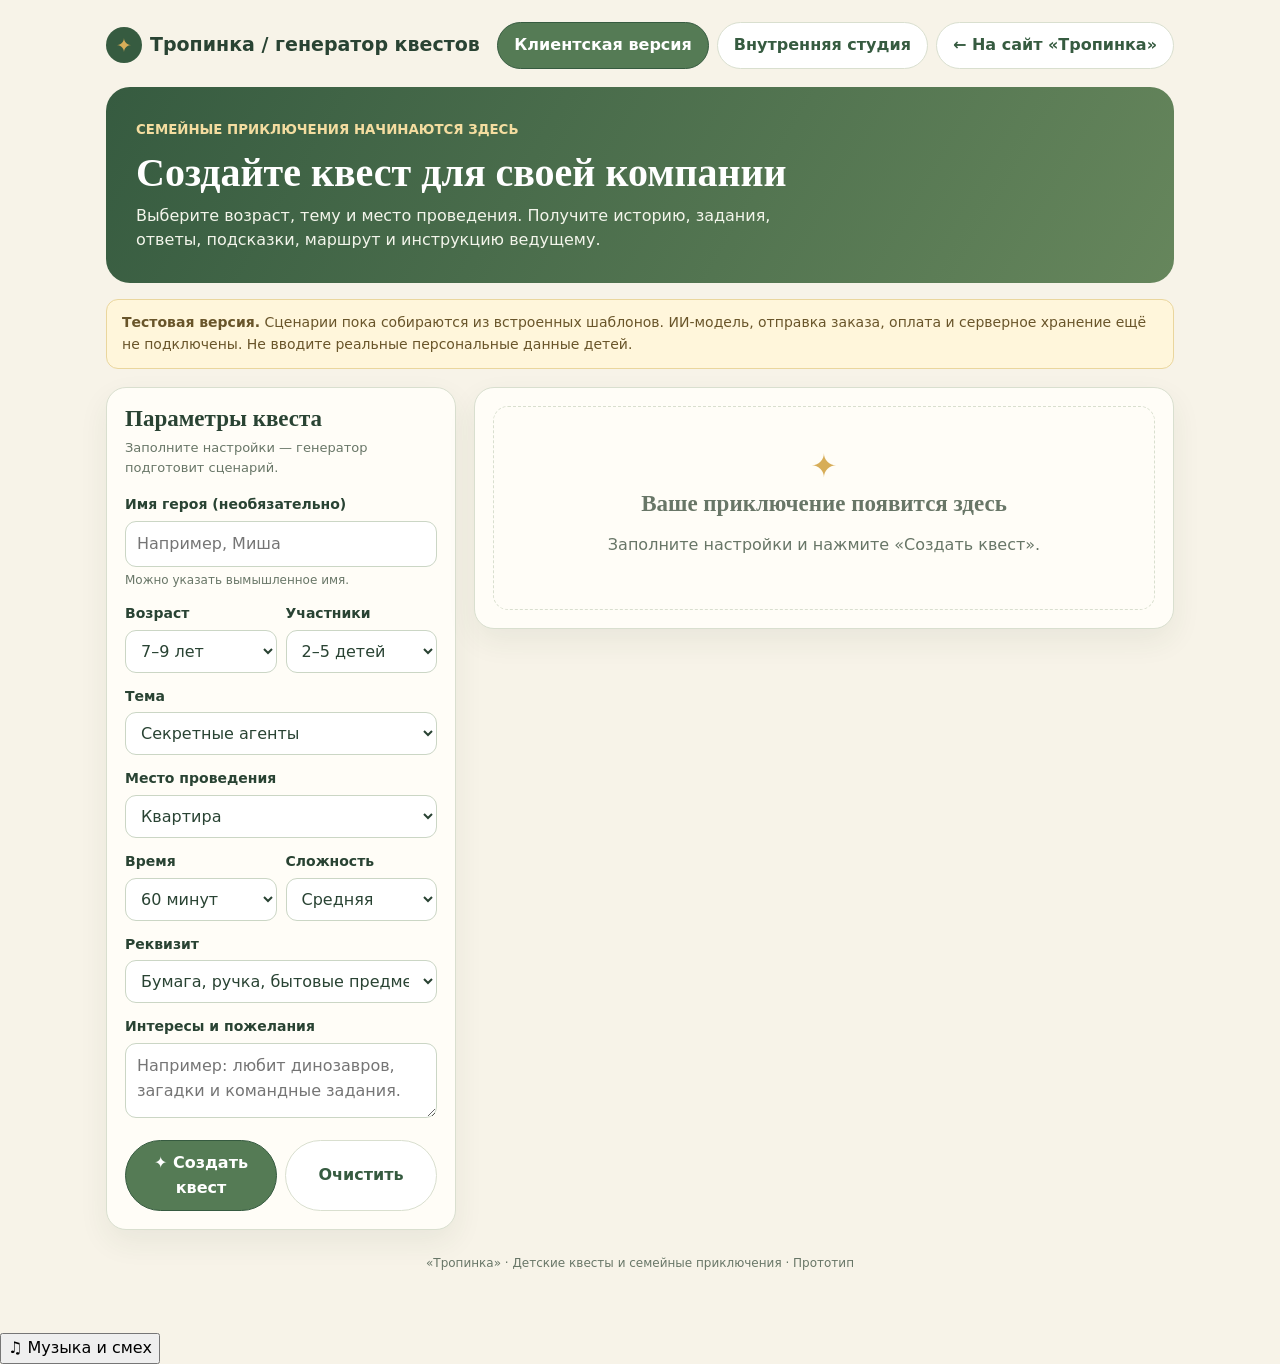
<file: generator.html>
<!doctype html>
<html lang="ru"><head>
<meta charset="utf-8"><meta name="viewport" content="width=device-width,initial-scale=1">
<meta name="theme-color" content="#f7f3e8"><title>Генератор квестов — Тропинка</title>
<style>
:root{--ink:#294333;--green:#557b55;--deep:#365b40;--cream:#f7f3e8;--paper:#fffdf7;--gold:#d7ad58;--line:#d9dfcf;--muted:#687667;--soft:#edf2e5}
*{box-sizing:border-box}body{margin:0;background:var(--cream);color:var(--ink);font:16px/1.55 "Trebuchet MS","Segoe UI",system-ui,sans-serif}button,input,select,textarea{font:inherit}.wrap{max-width:1100px;margin:auto;padding:22px 16px 60px}.top{display:flex;justify-content:space-between;align-items:center;gap:12px;flex-wrap:wrap;margin-bottom:18px}.brand{font-weight:800;font-size:19px}.brand b{display:inline-grid;place-items:center;background:var(--deep);color:var(--gold);width:36px;height:36px;border-radius:50%;margin-right:8px}.nav{display:flex;gap:8px}.nav a,.btn{display:inline-flex;align-items:center;justify-content:center;padding:10px 16px;border:1px solid var(--line);border-radius:999px;background:white;color:var(--deep);font-weight:800;text-decoration:none;cursor:pointer}.nav a.active,.btn.primary{background:var(--green);color:white;border-color:var(--deep)}.btn.gold{background:var(--gold);color:var(--ink)}.hero{padding:30px;border-radius:24px;background:linear-gradient(120deg,#365b40,#66865c);color:white}.hero small{color:#f4dda0;font-weight:800;text-transform:uppercase}.hero h1{font:700 clamp(28px,5vw,40px)/1.15 Georgia,serif;margin:8px 0}.hero p{max-width:700px;margin:0;color:#f3f5eb}.notice{margin:16px 0;padding:12px 15px;border-radius:12px;background:#fff6db;border:1px solid #ead69d;color:#69552a;font-size:14px}.layout{display:grid;grid-template-columns:350px minmax(0,1fr);gap:18px;margin-top:18px;align-items:start}.panel{background:var(--paper);border:1px solid var(--line);border-radius:20px;padding:18px;box-shadow:0 12px 30px rgba(48,75,48,.07)}h2{font:700 23px Georgia,serif;margin:0 0 6px}.lead{font-size:13px;color:var(--muted);margin:0 0 16px}.field{margin-bottom:13px}.field label{display:block;font-weight:800;font-size:14px;margin-bottom:5px}.field small{display:block;color:var(--muted);font-size:12px;margin-top:4px}input,select,textarea{width:100%;padding:10px 11px;border:1px solid #cbd6c5;border-radius:11px;background:white;color:var(--ink);min-height:42px}textarea{min-height:75px;resize:vertical}.row{display:grid;grid-template-columns:1fr 1fr;gap:9px}.actions{display:flex;gap:8px;flex-wrap:wrap;margin-top:14px}.actions .btn{flex:1}.empty{text-align:center;border:1px dashed var(--line);border-radius:15px;padding:35px 15px;color:var(--muted)}.empty b{display:block;color:var(--gold);font-size:32px}.meta{display:flex;flex-wrap:wrap;gap:6px;margin:12px 0}.tag{background:var(--soft);color:var(--deep);border-radius:20px;padding:5px 9px;font-size:12px;font-weight:800}.section{border-top:1px solid var(--line);margin-top:16px;padding-top:15px}.section h3{font:700 19px Georgia,serif;margin:0 0 8px}.step{border:1px solid var(--line);border-radius:13px;padding:12px;margin:9px 0;background:white}.step h4{margin:0 0 6px;color:var(--deep)}.step p{margin:5px 0}.hint{font-size:13px;color:var(--muted)}.answer{margin-top:8px;background:var(--soft);border-radius:9px;padding:8px;font-size:13px}.print-full{display:none;white-space:pre-wrap;font:14px/1.55 Georgia,serif;color:#222}.studio{display:none}.is-studio .studio{display:block}.is-studio .client-only{display:none}.saved-item{display:flex;justify-content:space-between;gap:8px;border-top:1px solid var(--line);padding:8px 0;font-size:13px}.saved-item button{border:0;background:none;color:var(--deep);text-decoration:underline;font-weight:800;cursor:pointer}[hidden]{display:none!important}footer{text-align:center;color:var(--muted);font-size:12px;margin-top:24px}
@media(max-width:800px){.layout{grid-template-columns:1fr}.hero{padding:23px}}@media(max-width:420px){.row{grid-template-columns:1fr}.nav{width:100%}.nav a{flex:1}}
@media print{body{background:white}.top,.hero,.notice,.form-panel,.actions,footer,.studio{display:none!important}.wrap{padding:0}.layout{display:block}.panel{border:0;box-shadow:none;padding:0}#rendered{display:none!important}#printFull{display:block!important;white-space:pre-wrap}.step{break-inside:avoid}.section{break-inside:avoid}}
</style></head><body>
<div class="wrap" id="app">
<div class="top"><div class="brand"><b>✦</b>Тропинка / генератор квестов</div><nav class="nav"><a id="clientLink" href="generator.html">Клиентская версия</a><a id="studioLink" href="studio.html">Внутренняя студия</a><a href="https://tropinka-kids.ru/">← На сайт «Тропинка»</a></nav></div>
<header class="hero"><small>Семейные приключения начинаются здесь</small><h1 id="heroTitle">Создайте квест для своей компании</h1><p id="heroText">Выберите возраст, тему и место проведения. Получите историю, задания, ответы, подсказки, маршрут и инструкцию ведущему.</p></header>
<div class="notice client-only"><b>Тестовая версия.</b> Сценарии пока собираются из встроенных шаблонов. ИИ-модель, отправка заказа, оплата и серверное хранение ещё не подключены. Не вводите реальные персональные данные детей.</div>
<div class="notice studio" ><b>Внутренняя студия — прототип.</b> Черновики сохраняются только в этом браузере. Страница пока не защищена авторизацией: не используйте реальные персональные данные.</div>
<div class="layout">
<section class="panel form-panel">
<h2 id="formTitle">Параметры квеста</h2><p class="lead" id="formLead">Заполните настройки — генератор подготовит сценарий.</p>
<form id="questForm">
<div class="field"><label for="child">Имя героя (необязательно)</label><input id="child" maxlength="24" placeholder="Например, Миша"><small>Можно указать вымышленное имя.</small></div>
<div class="row"><div class="field"><label for="age">Возраст</label><select id="age"><option value="5">4–6 лет</option><option value="8" selected>7–9 лет</option><option value="11">10–12 лет</option><option value="14">13–15 лет</option></select></div><div class="field"><label for="players">Участники</label><select id="players"><option value="1">1 ребёнок</option><option value="3" selected>2–5 детей</option><option value="8">6–12 детей</option><option value="family">Дети и взрослые</option></select></div></div>
<div class="field"><label for="theme">Тема</label><select id="theme"><option value="agent">Секретные агенты</option><option value="pirate">Пираты и сокровища</option><option value="space">Космическая миссия</option><option value="detective">Юный детектив</option><option value="magic">Школа магии</option><option value="forest">Волшебный лес</option></select></div>
<div class="field"><label for="place">Место проведения</label><select id="place"><option value="apartment">Квартира</option><option value="house">Частный дом</option><option value="yard">Двор / дача</option><option value="park">Парк / база отдыха</option><option value="cafe">Кафе / помещение</option></select></div>
<div class="row"><div class="field"><label for="duration">Время</label><select id="duration"><option value="30">30 минут</option><option value="45">45 минут</option><option value="60" selected>60 минут</option><option value="90">90 минут</option><option value="120">120 минут</option></select></div><div class="field"><label for="difficulty">Сложность</label><select id="difficulty"><option value="easy">Лёгкая</option><option value="medium" selected>Средняя</option><option value="hard">Сложная</option></select></div></div>
<div class="field"><label for="props">Реквизит</label><select id="props"><option value="none">Без специального реквизита</option><option value="simple" selected>Бумага, ручка, бытовые предметы</option><option value="print">Можно распечатать карточки</option></select></div>
<div class="field"><label for="interest">Интересы и пожелания</label><textarea id="interest" maxlength="350" placeholder="Например: любит динозавров, загадки и командные задания."></textarea></div>
<div class="actions"><button class="btn primary" type="submit">✦ Создать квест</button><button class="btn" type="reset">Очистить</button></div>
</form>
<div class="studio section"><h3>Сохранённые черновики</h3><p class="lead">Доступны только в этом браузере, до подключения общей базы.</p><div id="savedList"></div></div>
</section>
<section class="panel">
<div id="empty" class="empty"><b>✦</b><h2>Ваше приключение появится здесь</h2><p>Заполните настройки и нажмите «Создать квест».</p></div>
<div id="result" hidden><h2 id="questTitle"></h2><p id="questIntro" class="lead"></p><div id="meta" class="meta"></div><div id="rendered"></div><pre id="printFull" class="print-full"></pre>
<div class="actions"><button class="btn gold" id="printBtn" type="button">Сохранить / распечатать PDF</button><button class="btn" id="copyBtn" type="button">Скопировать текст</button><button class="btn" id="downloadBtn" type="button">Скачать TXT</button><button class="btn" id="jsonBtn" type="button">Экспорт JSON</button></div>
<div class="studio section"><h3>Редактор сценария</h3><p class="lead">Отредактируйте полный текст перед выдачей заказчику.</p><textarea id="editor" style="min-height:260px"></textarea><div class="actions"><button class="btn primary" id="saveDraftBtn" type="button">Сохранить черновик</button><button class="btn" id="resetTextBtn" type="button">Вернуть исходный текст</button></div><p id="saveStatus" class="lead"></p><div class="section"><h3>Контроль качества</h3><div id="quality"></div></div></div>
</div></section></div><footer>«Тропинка» · Детские квесты и семейные приключения · Прототип</footer></div>
<script>
(function(){
"use strict";
var studio=new URLSearchParams(location.search).get("mode")==="studio"||/studio\.html$/i.test(location.pathname);
var app=document.getElementById("app");
if(studio){app.classList.add("is-studio");document.getElementById("heroTitle").textContent="Внутренняя студия создания квестов";document.getElementById("heroText").textContent="Создавайте сценарии, проверяйте комплектность, редактируйте и сохраняйте черновики.";document.getElementById("formTitle").textContent="Новый сценарий";document.getElementById("studioLink").classList.add("active");}else{document.getElementById("clientLink").classList.add("active");}
var alphabet="АБВГДЕЖЗИЙКЛМНОПРСТУФХЦЧШЩЪЫЬЭЮЯ";
var themes={
agent:{name:"Секретные агенты",title:"Операция «Золотая звезда»",intro:"В штаб поступило секретное сообщение: пропал знак команды. Только внимательные агенты смогут восстановить код и найти тайник.",final:"секретный конверт штаба"},
pirate:{name:"Пираты и сокровища",title:"Тайна карты капитана",intro:"Капитан оставил карту сокровищ, но спрятал её части в загадках. Команде предстоит пройти испытания и найти сундук.",final:"сундук с сокровищами"},
space:{name:"Космическая миссия",title:"Спасение звёздной станции",intro:"На станции погас навигационный маяк. Чтобы вернуть сигнал, экипаж должен восстановить координаты и активировать маяк.",final:"капсула с наградой экипажа"},
detective:{name:"Юный детектив",title:"Дело о пропавшем символе",intro:"Из музея приключений исчез важный символ. Остались следы, шифры и загадки. Детективам нужно собрать доказательства.",final:"папка закрытого дела"},
magic:{name:"Школа магии",title:"Испытание хранителей света",intro:"Волшебная библиотека потеряла световой кристалл. Чтобы вернуть его, ученикам нужно пройти испытания мудрости.",final:"коробочка хранителя света"},
forest:{name:"Волшебный лес",title:"Тропа к лесному фонарю",intro:"В лесу погас главный фонарь. Лесные жители оставили подсказки, чтобы команда смогла вернуть свет.",final:"подарок лесного хранителя"}
};
var locations={
apartment:["на нижней полке книжного стеллажа","под подушкой дивана","в коробке с игрушками","на свободном месте стола","рядом с мягкой игрушкой","на безопасной полке в прихожей"],
house:["на нижней полке стеллажа","в корзине с игрушками","на столе в общей комнате","рядом с комнатным растением","на видной полке в коридоре","у взрослого ведущего"],
yard:["на скамейке рядом со взрослым","у дерева на уровне роста ребёнка","на столике в беседке","рядом с безопасной клумбой","у входа на огороженную территорию","у взрослого ведущего"],
park:["у взрослого ведущего на старте","на столике вашей зоны отдыха","у скамейки рядом со взрослым","на стойке внутри вашей площадки","у организатора","на столе в зоне отдыха"],
cafe:["у взрослого ведущего на столе","на столике вашей компании","у безопасной стойки в зале","рядом с коробкой настольных игр","у взрослого ведущего","на столе вашей компании"]
};
function v(id){return document.getElementById(id).value;}
function esc(s){return String(s).replace(/[&<>"']/g,function(c){return {"&":"&amp;","<":"&lt;",">":"&gt;",'"':"&quot;","'":"&#39;"}[c];});}
function code(w){return w.split("").map(function(c){return alphabet.indexOf(c)+1;}).join(" · ");}
function puzzles(age,diff){
if(age<=6)return [
{title:"Зоркий глаз",task:"Найди вокруг себя три предмета одного цвета. Назови цвет и покажи находки ведущему.",answer:"Три предмета одного цвета",hint:"Выбирай предметы, которые хорошо видны и находятся на безопасной высоте.",type:"наблюдение"},
{title:"Загадка следопыта",task:"Без ног бежит, без голоса журчит. Что это? Это можно услышать на прогулке.",answer:"Ручей",hint:"Вспомни, что течёт и тихо шумит.",type:"загадка"},
{title:"Собери пару",task:"Что можно открыть ключом? Назови один подходящий предмет.",answer:"Дверь или замок",hint:"Подумай о том, что открывают ключом.",type:"логика"},
{title:"Счёт команды",task:"Было 2 звезды, ведущий добавил ещё 2. Сколько стало звёзд?",answer:"4",hint:"Посчитай все звёзды по одной.",type:"счёт"}
];
var list=[
{title:"Шифр первого уровня",task:"Расшифруй слово. Каждое число — номер буквы русского алфавита без Ё: "+code("КЛЮЧ")+".",answer:"КЛЮЧ",hint:"А = 1, Б = 2, В = 3. Найди букву для каждого числа.",type:"шифр"},
{title:"Загадка хранителя",task:"Меня берут в дорогу, по мне находят путь. Я могу быть бумажной или на экране. Что это?",answer:"КАРТА",hint:"На мне отмечают места и маршруты.",type:"загадка"},
{title:"Числовая последовательность",task:age>=10?"Продолжи ряд: 3, 6, 12, 24, __.":"Продолжи ряд: 3, 6, 9, 12, __.",answer:age>=10?"48":"15",hint:age>=10?"Каждое следующее число в два раза больше.":"Каждый раз прибавляй три.",type:"логика"},
{title:"Слово наоборот",task:"Прочитай справа налево: АТРАК. Какое слово получилось?",answer:"КАРТА",hint:"Начни с последней буквы.",type:"шифр"},
{title:"Испытание наблюдательности",task:"Найди два предмета, которые начинаются на одну и ту же букву. Назови их ведущему.",answer:"Любые два подходящих предмета",hint:"Осмотрись и выбирай то, до чего легко и безопасно дотянуться.",type:"наблюдение"},
{title:"Финальный расчёт",task:age>=10?"У команды было 36 жетонов. 9 отдали за подсказку, оставшиеся разделили поровну на 3 группы. Сколько в каждой?":"Команда нашла 12 звёзд и подарила 4. Сколько осталось?",answer:age>=10?"9":"8",hint:age>=10?"Сначала вычти 9 из 36, затем раздели на 3.":"Из 12 вычти 4.",type:"математика"}
];
if(diff==="easy")list=list.filter(function(p){return p.type!=="шифр"&&p.type!=="математика";});
if(diff==="hard"&&age>=10)list.push({title:"Дополнительный код",task:"Расшифруй слово по номерам букв алфавита без Ё: "+code("СЛЕД")+".",answer:"СЛЕД",hint:"Запиши буквы по порядку номеров.",type:"шифр"});
return list;
}
function build(data){
var theme=themes[data.theme],route=locations[data.place],all=puzzles(data.age,data.difficulty);
var count=data.age<=6?4:(data.duration<=30?4:data.duration<=45?5:data.duration<=60?6:Math.min(7,all.length));
if(data.difficulty==="easy")count=Math.max(4,count-1);
var chosen=all.slice(0,Math.min(count,all.length)),name=data.child.trim()||"Юный исследователь";
var placeName={apartment:"квартира",house:"частный дом",yard:"двор / дача",park:"парк или база отдыха",cafe:"кафе / помещение"}[data.place];
var players=data.players==="1"?"один участник":data.players==="family"?"дети и взрослые":data.players+" участника";
var difficulty={easy:"лёгкая",medium:"средняя",hard:"повышенная"}[data.difficulty];
var title=theme.title+" — "+name,steps=[],L=[];
L.push("ТРОПИНКА — ГОТОВЫЙ СЦЕНАРИЙ КВЕСТА",title,"Тема: "+theme.name+" | Возраст: "+data.age+" лет | Участники: "+players,"Место: "+placeName+" | Время: около "+data.duration+" минут | Сложность: "+difficulty,"","ЛЕГЕНДА",theme.intro,"Роль участников: вы — команда исследователей. Помогайте друг другу, внимательно читайте задания и сообщайте ответы ведущему.");
if(data.interest.trim())L.push("Пожелания: "+data.interest.trim());
L.push("","ИНСТРУКЦИЯ ДЛЯ ВЗРОСЛОГО");
L.push("1. Перепиши или распечатай карточки. Если печати нет — ведущий читает задания с телефона.");
L.push("2. Разложи карточки по маршруту ниже. Первую карточку вручи на старте.");
L.push("3. Подготовь финальную награду и положи её в безопасное место, доступное взрослому.");
L.push("4. Объясни правила: не бегать, не открывать закрытые шкафы и двери, не трогать технику, не выходить за игровую зону.");
L.push("5. Реквизит: "+(data.props==="none"?"карточки или телефон ведущего; специальный реквизит не нужен.":data.props==="print"?"распечатанные карточки, бумага, ручка, конверты и награда.":"бумага, ручка, 4–6 конвертов, небольшая коробка и награда."));
L.push("","МАРШРУТ И КАРТОЧКИ");
chosen.forEach(function(p,i){
var loc=route[i%route.length];
steps.push({number:i+1,title:p.title,task:p.task,answer:p.answer,hint:p.hint,placement:loc,type:p.type});
L.push("ЭТАП "+(i+1)+" — "+p.title,"Где спрятать: "+loc+".","Текст карточки: "+p.task+" Когда ответ готов, назови его ведущему и получи следующую подсказку.","Ответ для ведущего: "+p.answer,"Подсказка: "+p.hint,"");
});
L.push("ФИНАЛ","После последнего задания вручи награду: "+theme.final+".","Текст финала: «Миссия выполнена, "+name+"! Ты проявил(а) смекалку, внимательность и командный дух. Сокровище найдено!»");
L.push("","БЕЗОПАСНОСТЬ","Взрослый заранее проверяет маршрут и остаётся рядом. Не размещай подсказки у дороги, воды, огня, розеток, бытовой техники, стекла, на высоте или в закрытых местах. Не запирай детей. На улице игра проходит только в обозначенной безопасной зоне под присмотром.");
var text=L.join("\n"),checks=[
{label:"Есть легенда и цель",ok:!!theme.intro},
{label:"Создано "+steps.length+" этапов",ok:steps.length>=4},
{label:"У всех заданий есть ответ или способ проверки",ok:steps.every(function(s){return !!s.answer;})},
{label:"У всех этапов есть место размещения",ok:steps.every(function(s){return !!s.placement;})},
{label:"У всех заданий есть подсказки",ok:steps.every(function(s){return !!s.hint;})},
{label:"Добавлены правила безопасности",ok:text.indexOf("БЕЗОПАСНОСТЬ")>=0}
];
return {id:"Q-"+Date.now(),title:title,theme:theme.name,age:data.age<=6?"4–6 лет":data.age<=9?"7–9 лет":data.age<=12?"10–12 лет":"13–15 лет",duration:data.duration+" минут",place:placeName,players:players,difficulty:difficulty,intro:theme.intro,steps:steps,text:text,checks:checks,created:new Date().toLocaleString("ru-RU")};
}
var current=null,original="";
function render(q){
current=q;original=q.text;document.getElementById("printFull").textContent=q.text;document.getElementById("empty").hidden=true;document.getElementById("result").hidden=false;
document.getElementById("questTitle").textContent=q.title;document.getElementById("questIntro").textContent=q.intro;
document.getElementById("meta").innerHTML=[q.theme,q.age,q.duration,q.place,q.players,"Сложность: "+q.difficulty].map(function(x){return '<span class="tag">'+esc(x)+'</span>';}).join("");
var html='<div class="section"><h3>Легенда</h3><p>'+esc(q.intro)+'</p></div><div class="section"><h3>Задания и маршрут</h3>';
q.steps.forEach(function(s){html+='<article class="step"><h4>Этап '+s.number+'. '+esc(s.title)+'</h4><p>'+esc(s.task)+'</p><p class="hint">📍 Разместить: '+esc(s.placement)+'</p><div class="answer"><b>Ответ ведущему:</b> '+esc(s.answer)+'<br><b>Подсказка:</b> '+esc(s.hint)+'</div></article>';});
html+='</div><div class="section"><h3>Финал и безопасность</h3><p>После последнего задания вручи финальную награду. Взрослый заранее проверяет маршрут и всё время остаётся рядом. Не прячь подсказки у дороги, воды, огня, электроприборов, на высоте или в закрытых местах.</p></div>';
document.getElementById("rendered").innerHTML=html;
if(studio){document.getElementById("editor").value=q.text;document.getElementById("quality").innerHTML=q.checks.map(function(c){return '<p>'+(c.ok?"✓ ":"! ")+esc(c.label)+'</p>';}).join("");}
}
document.getElementById("questForm").addEventListener("submit",function(e){e.preventDefault();render(build({child:v("child"),age:Number(v("age")),players:v("players"),theme:v("theme"),place:v("place"),duration:Number(v("duration")),difficulty:v("difficulty"),props:v("props"),interest:v("interest")}));});
document.getElementById("printBtn").addEventListener("click",function(){if(current)document.getElementById("printFull").textContent=studio?document.getElementById("editor").value:current.text;window.print();});
document.getElementById("copyBtn").addEventListener("click",function(){if(!current)return;var t=studio?document.getElementById("editor").value:current.text;navigator.clipboard.writeText(t).then(function(){document.getElementById("copyBtn").textContent="Скопировано ✓";}).catch(function(){var x=document.createElement("textarea");x.value=t;document.body.appendChild(x);x.select();document.execCommand("copy");x.remove();});});
function dl(name,content,type){var a=document.createElement("a"),u=URL.createObjectURL(new Blob([content],{type:type}));a.href=u;a.download=name;a.click();URL.revokeObjectURL(u);}
document.getElementById("downloadBtn").addEventListener("click",function(){if(current)dl("tropinka-quest.txt",studio?document.getElementById("editor").value:current.text,"text/plain;charset=utf-8");});
document.getElementById("jsonBtn").addEventListener("click",function(){if(current)dl("tropinka-quest.json",JSON.stringify(current,null,2),"application/json");});
if(studio){
function list(){try{return JSON.parse(localStorage.getItem("tropinkaQuestDrafts")||"[]");}catch(e){return [];}}
function draw(){var a=list(),el=document.getElementById("savedList");if(!a.length){el.textContent="Пока нет сохранённых черновиков.";return;}el.innerHTML=a.map(function(d,i){return '<div class="saved-item"><span>'+esc(d.title)+'</span><button type="button" data-i="'+i+'">Открыть</button></div>';}).join("");el.querySelectorAll("[data-i]").forEach(function(b){b.addEventListener("click",function(){render(a[Number(b.dataset.i)]);document.getElementById("editor").value=a[Number(b.dataset.i)].text;});});}
document.getElementById("saveDraftBtn").addEventListener("click",function(){if(!current)return;current.text=document.getElementById("editor").value;var a=list();a.unshift(current);localStorage.setItem("tropinkaQuestDrafts",JSON.stringify(a.slice(0,30)));document.getElementById("saveStatus").textContent="Сохранено в этом браузере. Для общей базы нужен сервер.";draw();});
document.getElementById("resetTextBtn").addEventListener("click",function(){if(current)document.getElementById("editor").value=original;});
draw();
}
})();
</script>  <script src="assets/tropinka-ambience.js"></script>
</body></html>
</file>
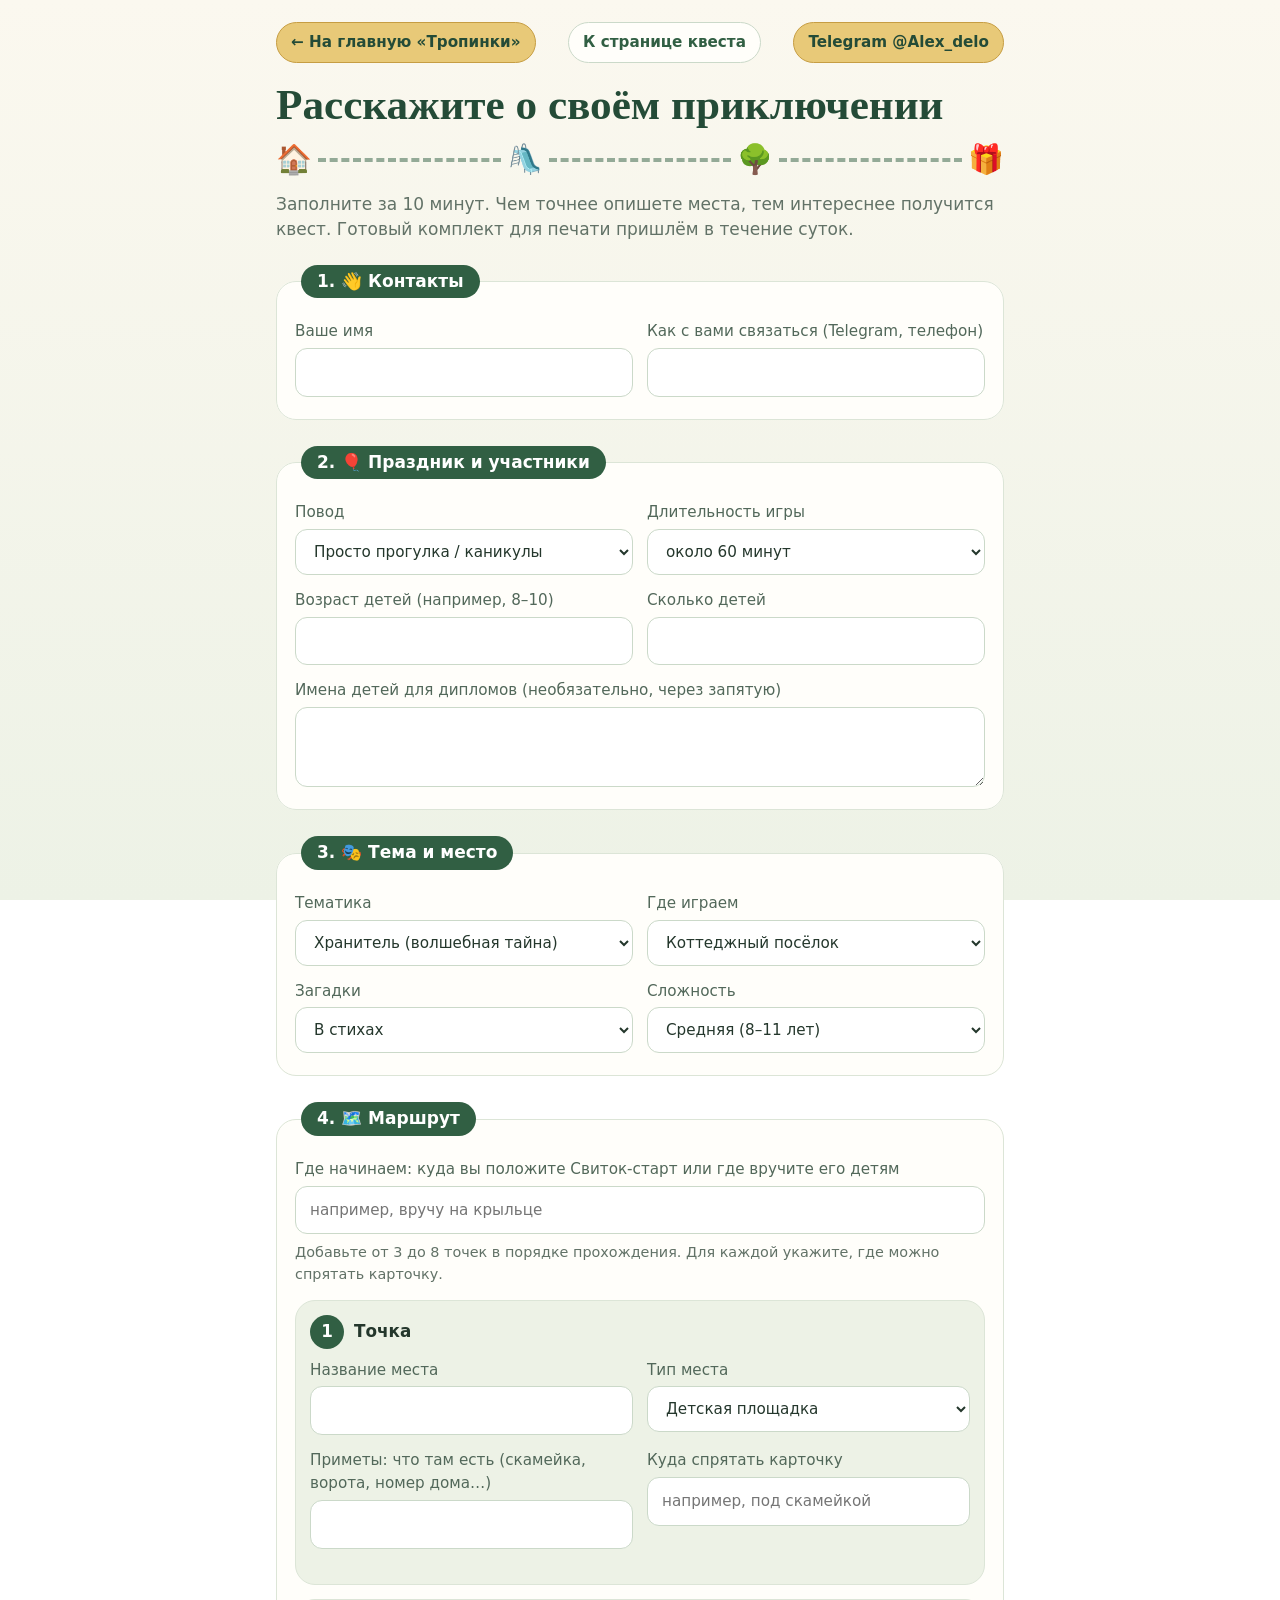
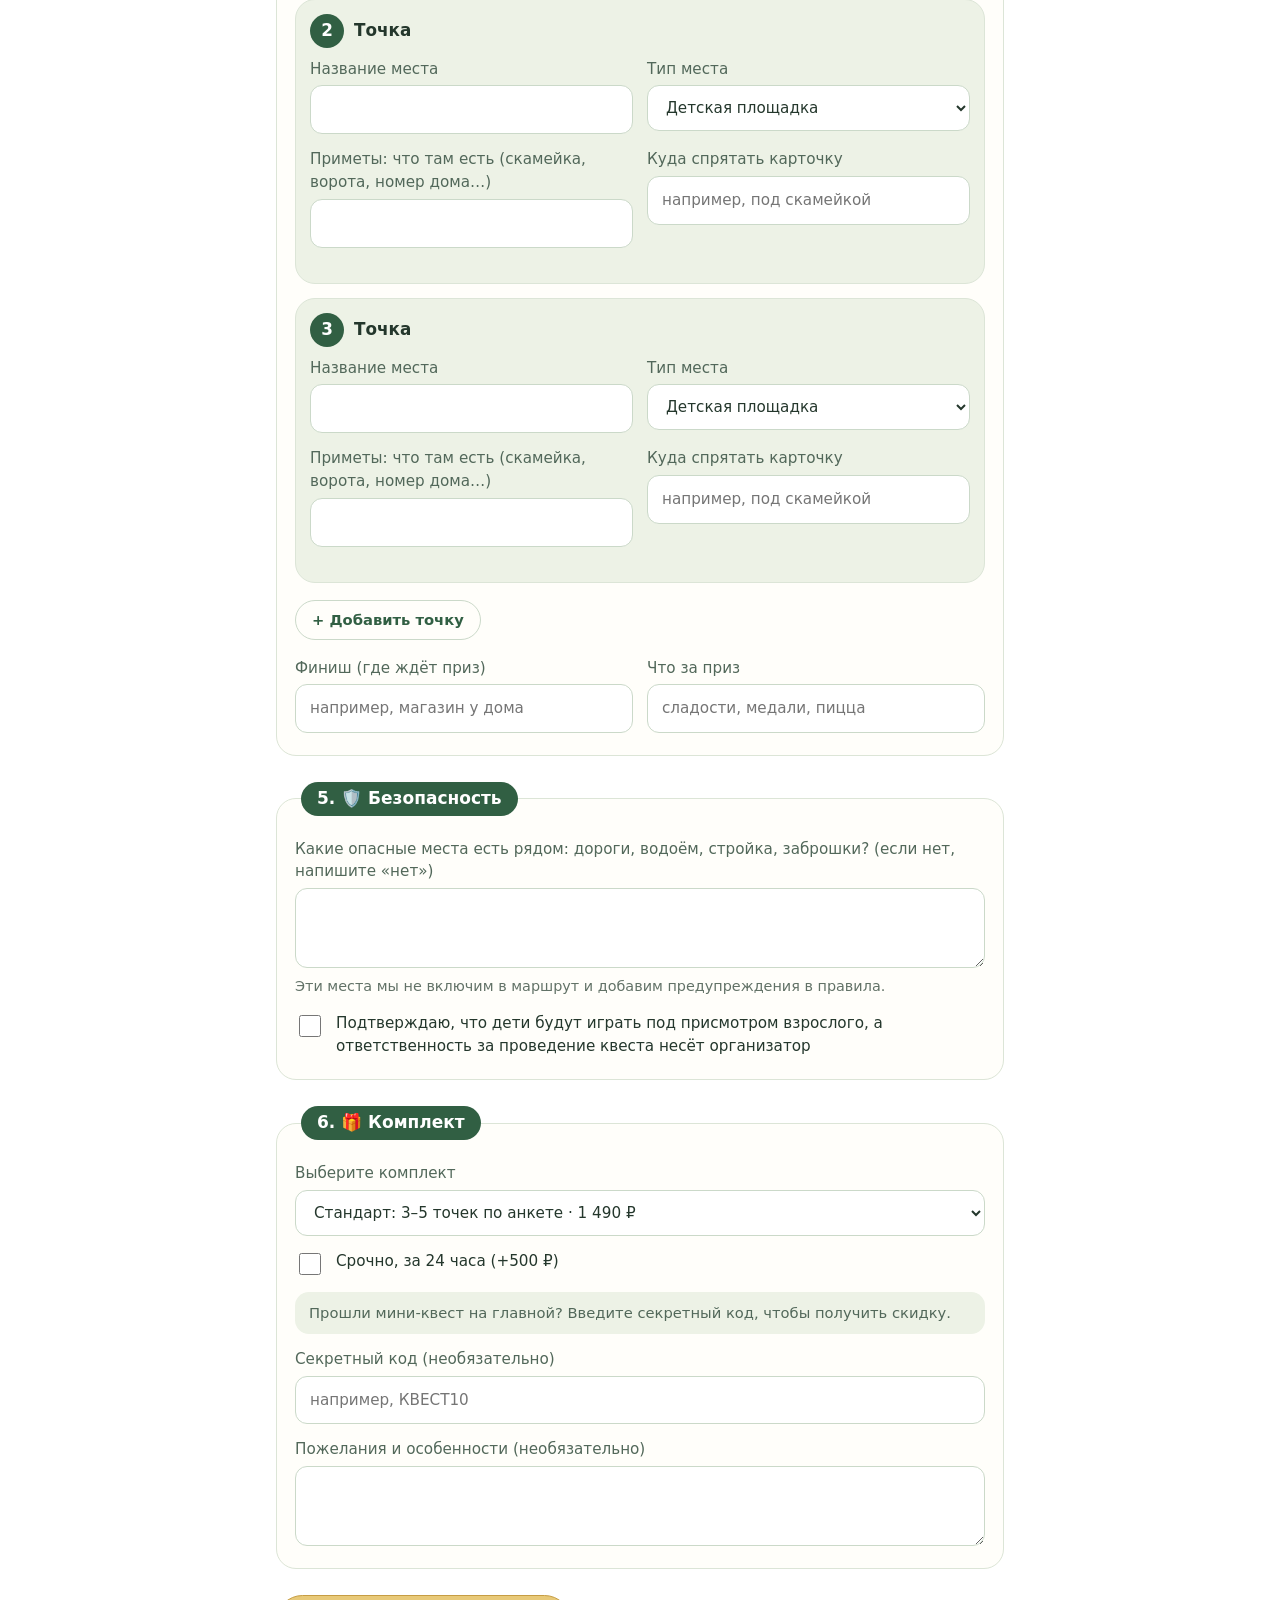
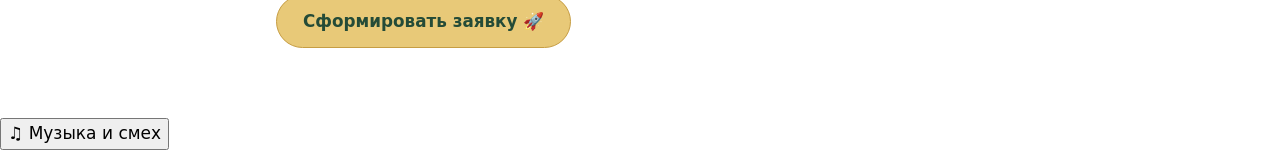
<file: order.html>
<!doctype html>
<html lang="ru"><head><meta charset="utf-8">
<meta name="viewport" content="width=device-width, initial-scale=1, viewport-fit=cover">
<title>Анкета заказа квеста</title>
<link rel="stylesheet" href="https://fonts.googleapis.com/css2?family=Fredoka:wght@400;500;600;700&display=swap">
<style>
:root{--bg:#dff3ff;--bg2:#fff6d8;--card:#fff;--tx:#2a2350;--mut:#645d85;--a:#ff7a1a;--b:#6c4ad8;--c:#2fb36b;--d:#ff5c8a;--bd:#e8defa;--err:#e0264f;box-sizing:border-box;padding-top:env(safe-area-inset-top,0px);padding-bottom:env(safe-area-inset-bottom,0px)}
@media(prefers-color-scheme:dark){:root:not([data-theme="light"]){--bg:#17143f;--bg2:#241d5c;--card:#2b2470;--tx:#f4f1ff;--mut:#bdb6e6;--bd:#443b94;--err:#ff8aa5}}
:root[data-theme="dark"]{--bg:#17143f;--bg2:#241d5c;--card:#2b2470;--tx:#f4f1ff;--mut:#bdb6e6;--bd:#443b94;--err:#ff8aa5}
*{box-sizing:border-box}[hidden]{display:none!important}html{scroll-padding-top:env(safe-area-inset-top,0px);scroll-behavior:smooth}
body{margin:0;color:var(--tx);background:linear-gradient(180deg,var(--bg) 0,var(--bg2) 100%) fixed;font:17px/1.5 Fredoka,"Trebuchet MS","Segoe UI Rounded",system-ui,sans-serif;overflow-x:hidden}
main{max-width:760px;margin:0 auto;padding:22px 16px 70px}
.top{display:flex;justify-content:space-between;gap:10px;flex-wrap:wrap;font-size:.95rem}.top a{color:var(--b);font-weight:600;text-decoration:none}
h1{font-size:clamp(1.8rem,6vw,2.7rem);line-height:1.1;margin:.4em 0 .2em;font-weight:700}
.route{display:flex;align-items:center;gap:6px;font-size:1.8rem;margin:10px 0}.route i{flex:1;border-top:4px dashed var(--b);opacity:.5}.route span{display:inline-block;animation:bob 3s ease-in-out infinite}
.sub{color:var(--mut);margin:0 0 22px}
fieldset{position:relative;border:3px dashed var(--b);background:var(--card);border-radius:26px;padding:22px 18px 8px;margin:0 0 26px;min-width:0}
legend{background:var(--d);color:#fff;font-weight:700;padding:4px 16px;border-radius:10px;transform:rotate(-2deg);margin-left:6px}
label{display:block;font-size:.95rem;color:var(--mut);margin:0 0 14px;font-weight:500}
input,select,textarea{display:block;width:100%;margin-top:5px;padding:12px 14px;font:inherit;color:var(--tx);background:var(--bg2);border:2px solid var(--bd);border-radius:14px}
input:focus,select:focus,textarea:focus{outline:3px solid var(--b);outline-offset:1px}[aria-invalid=true]{border-color:var(--err)}
textarea{min-height:80px;resize:vertical}
.row{display:grid;grid-template-columns:repeat(2,minmax(0,1fr));gap:0 14px}@media(max-width:560px){.row{grid-template-columns:minmax(0,1fr)}}
.pt{border:2px solid var(--bd);border-radius:20px;padding:14px 14px 4px;margin-bottom:14px;background:rgba(108,74,216,.05)}
.pt h4{margin:0 0 10px;display:flex;align-items:center;gap:10px;font-size:1.05rem}.pt h4 .n{width:34px;height:34px;border-radius:50%;background:var(--a);color:#fff;display:inline-flex;align-items:center;justify-content:center}
button{font:inherit;cursor:pointer}
.btn{border:0;background:var(--a);color:#fff;font-weight:700;padding:13px 26px;border-radius:999px;font-size:1.05rem;box-shadow:0 5px 0 rgba(0,0,0,.18);text-decoration:none;display:inline-block;transition:transform .15s}
.btn:hover{transform:translateY(-2px)}.btn:active{transform:translateY(2px);box-shadow:0 2px 0 rgba(0,0,0,.18)}.btn.ghost{background:var(--card);color:var(--b);border:2px solid var(--b);box-shadow:none}
.small{background:var(--card);color:var(--b);border:2px solid var(--b);border-radius:999px;padding:8px 16px;font-weight:600;font-size:.92rem}
.chk{display:flex;gap:12px;align-items:flex-start;color:var(--tx)}.chk input{width:22px;height:22px;margin-top:3px;flex:none;accent-color:var(--b)}
.hint{font-size:.9rem;color:var(--mut);margin:-6px 0 14px}
#err{color:var(--err);font-weight:600;margin:10px 0;padding-left:20px}
#res{margin-top:22px;padding:22px;border-radius:24px;background:linear-gradient(135deg,#ffe27a,#ffb36b);color:#3a2300}#res h2{margin:0 0 6px;font-size:1.6rem}
#res textarea{min-height:230px;font:12.5px/1.4 ui-monospace,Menlo,Consolas,monospace;background:#fff;color:#2a2350;border-color:#3a2300}
.btns{display:flex;flex-wrap:wrap;gap:10px;margin-top:12px}#res .btn.ghost{color:#3a2300;border-color:#3a2300;background:#fff}
.promo{background:var(--bg2);border-radius:14px;padding:10px 14px;margin-bottom:14px;color:var(--mut);font-size:.92rem}
@keyframes bob{50%{transform:translateY(-6px)}}@media(prefers-reduced-motion:reduce){*{animation:none!important;transition:none!important}}

#res h2{margin:0 0 4px}.step{background:#fff;color:#2a2350;border-radius:18px;padding:14px 16px;margin-top:12px}.step h3{margin:0 0 8px;font-size:1.15rem}
dl.sum{display:grid;grid-template-columns:minmax(96px,36%) minmax(0,1fr);gap:6px 12px;margin:8px 0 0;font-size:.95rem}dl.sum dt{color:#645d85}dl.sum dd{margin:0;font-weight:600;overflow-wrap:anywhere}
.total{font-size:1.7rem;font-weight:700;color:#e65a00;margin:6px 0}.payline{display:flex;flex-wrap:wrap;gap:8px;align-items:center;margin:6px 0;overflow-wrap:anywhere}
.payline b{font-size:1.05rem}.mini{border:2px solid #6c4ad8;background:#fff;color:#6c4ad8;border-radius:999px;padding:4px 12px;font-weight:600;font-size:.85rem}
#pay .btn{margin:8px 0}#qr{max-width:220px;width:100%;border-radius:14px;border:3px solid #6c4ad8;margin:8px 0;display:block}

#sendst{font-weight:600;margin:8px 0 0}#res details.fb2{margin-top:12px}#res details.fb2 summary{cursor:pointer;font-weight:600}
.big{font-size:1.15rem;padding:15px 30px}.priv{font-size:.82rem;opacity:.85;margin:8px 0 0}
</style>
<style id="tropinka-page-theme">
:root{color-scheme:light;--bg:#fbf8ef;--bg2:#edf2e6;--card:#fffefa;--tx:#24372c;--mut:#627267;--a:#e8c978;--b:#315f43;--c:#477b50;--d:#a66b4f;--bd:#dce5d7;--err:#a33b3b}
@media(prefers-color-scheme:dark){:root:not([data-theme="light"]){--bg:#fbf8ef;--bg2:#edf2e6;--card:#fffefa;--tx:#24372c;--mut:#627267;--bd:#dce5d7}}
:root[data-theme="dark"]{--bg:#fbf8ef;--bg2:#edf2e6;--card:#fffefa;--tx:#24372c;--mut:#627267;--bd:#dce5d7}
body{background:linear-gradient(180deg,#fbf8ef 0,#edf2e6 100%) fixed;color:#24372c;font-family:"Trebuchet MS","Segoe UI",system-ui,sans-serif}
.top{align-items:center;margin-bottom:18px}
.top a{display:inline-flex;align-items:center;min-height:40px;padding:8px 14px;border:1px solid #cbd9c9;border-radius:999px;background:#fffefa;color:#315f43!important;text-decoration:none;font-weight:800}
.top a:first-child{background:#e8c978;border-color:#c69d43;color:#244b37!important}
h1,h2,h3{font-family:Georgia,"Times New Roman",serif;color:#244b37}
fieldset{border:1px solid #dce5d7;background:#fffefa;border-radius:20px}
legend{background:#315f43;color:#fff;border-radius:999px;transform:none}
label{color:#52685a}
input,select,textarea{background:#fff;color:#24372c;border:1px solid #cbd9c9;border-radius:12px}
input:focus,select:focus,textarea:focus{outline:3px solid #e8c978}
.pt{border:1px solid #dce5d7;background:#edf2e6}
.pt h4 .n{background:#315f43}
.btn{background:#e8c978;color:#244b37;border:1px solid #c69d43;box-shadow:none}
.btn:hover{background:#f1d995}
.btn.ghost,.small{background:#fffefa;color:#315f43;border:1px solid #cbd9c9;box-shadow:none}
.chk input{accent-color:#315f43}
#err{color:#a33b3b}
#res{background:#f5edcf;color:#4b421f;border:1px solid #e3d29c}
#res h2{color:#244b37}
#res textarea{background:#fff;color:#24372c;border-color:#cbd9c9}
#res .btn.ghost{color:#315f43;border-color:#cbd9c9;background:#fff}
.step{background:#fffefa;color:#24372c;border:1px solid #dce5d7}
dl.sum dt{color:#627267}
.total{color:#315f43}
.mini{border:1px solid #cbd9c9;background:#edf2e6;color:#315f43}
#qr{border-color:#dce5d7}
.promo{background:#edf2e6;color:#52685a}
.opts span{border-color:#dce5d7;background:#edf2e6}
.opts input:checked+span{background:#315f43;border-color:#315f43;color:#fff}
.rate input:checked+span{background:#e8c978;border-color:#c69d43;color:#244b37}
#sendst{color:#315f43}
</style></head><body><main>
<div class="top"><a id="back" href="https://tropinka-kids.ru/">← На главную «Тропинки»</a><a href="./">К странице квеста</a><span id="tgtop"></span></div>
<h1>Расскажите о своём приключении</h1>
<div class="route" aria-hidden="true"><span>🏠</span><i></i><span>🛝</span><i></i><span>🌳</span><i></i><span>🎁</span></div>
<p class="sub">Заполните за 10 минут. Чем точнее опишете места, тем интереснее получится квест. Готовый комплект для печати пришлём в течение суток.</p>
<form id="f" novalidate>
<fieldset><legend>1. 👋 Контакты</legend><div class="row">
<label>Ваше имя<input id="cname" autocomplete="name"></label>
<label>Как с вами связаться (Telegram, телефон)<input id="contact"></label></div></fieldset>

<fieldset><legend>2. 🎈 Праздник и участники</legend>
<div class="row"><label>Повод<select id="occ"><option>Просто прогулка / каникулы</option><option>День рождения</option><option>Праздник во дворе или посёлке</option><option>Лагерь / школа / кружок</option><option>Корпоратив / семейный праздник</option></select></label>
<label>Длительность игры<select id="dur"><option value="45">около 45 минут</option><option value="60" selected>около 60 минут</option><option value="90">около 90 минут</option><option value="120">около 2 часов</option></select></label></div>
<div class="row"><label>Возраст детей (например, 8–10)<input id="age"></label>
<label>Сколько детей<input id="cnt" type="number" min="1" max="60" inputmode="numeric"></label></div>
<label>Имена детей для дипломов (необязательно, через запятую)<textarea id="names"></textarea></label></fieldset>

<fieldset><legend>3. 🎭 Тема и место</legend>
<div class="row"><label>Тематика<select id="theme"><option value="guardian">Хранитель (волшебная тайна)</option><option value="pirates">Пираты и клад</option><option value="detectives">Детективы</option><option value="halloween">Хэллоуин (добрые призраки)</option><option value="newyear">Новый год (Дед Мороз)</option></select></label>
<label>Где играем<select id="terr"><option value="посёлок">Коттеджный посёлок</option><option value="двор">Двор многоквартирного дома</option><option value="дача">Дача / СНТ</option><option value="парк">Парк / сквер</option><option value="база отдыха">База отдыха / кемпинг</option><option value="школа">Школа</option><option value="детский сад">Детский сад</option><option value="лагерь">Лагерь / кружок</option><option value="отель">Отель</option><option value="организация">Офис, ТЦ, музей</option><option value="город">Город / район</option><option value="квартира">Квартира / дом внутри</option><option value="другое">Другое</option></select></label></div>
<div class="row"><label>Загадки<select id="style"><option value="rhyme">В стихах</option><option value="simple">Простым текстом</option></select></label>
<label>Сложность<select id="diff"><option value="easy">Лёгкая (6–8 лет)</option><option value="medium" selected>Средняя (8–11 лет)</option><option value="hard">Сложная (11+)</option></select></label></div></fieldset>

<fieldset><legend>4. 🗺️ Маршрут</legend>
<label>Где начинаем: куда вы положите Свиток-старт или где вручите его детям<input id="shide" placeholder="например, вручу на крыльце"></label>
<p class="hint">Добавьте от 3 до 8 точек в порядке прохождения. Для каждой укажите, где можно спрятать карточку.</p>
<div id="pts"></div>
<p><button type="button" class="small" id="add">+ Добавить точку</button></p>
<div class="row"><label>Финиш (где ждёт приз)<input id="fname" placeholder="например, магазин у дома"></label>
<label>Что за приз<input id="prize" placeholder="сладости, медали, пицца"></label></div></fieldset>

<fieldset><legend>5. 🛡️ Безопасность</legend>
<label>Какие опасные места есть рядом: дороги, водоём, стройка, заброшки? (если нет, напишите «нет»)<textarea id="danger"></textarea></label>
<p class="hint">Эти места мы не включим в маршрут и добавим предупреждения в правила.</p>
<label class="chk"><input type="checkbox" id="adult"><span>Подтверждаю, что дети будут играть под присмотром взрослого, а ответственность за проведение квеста несёт организатор</span></label></fieldset>

<fieldset><legend>6. 🎁 Комплект</legend>
<label>Выберите комплект<select id="tariff"><option value="ready">Готовый квест (шаблон, меняются имена) · 490 ₽</option><option value="standard" selected>Стандарт: 3–5 точек по анкете · 1 490 ₽</option><option value="premium">Премиум: 6–8 точек, дипломы с именами, 2 уровня сложности · 2 990 ₽</option></select></label>
<label class="chk"><input type="checkbox" id="rush"><span>Срочно, за 24 часа (+500 ₽)</span></label>
<div class="promo" style="margin-top:14px">Прошли мини-квест на главной? Введите секретный код, чтобы получить скидку.</div>
<label>Секретный код (необязательно)<input id="promo" autocomplete="off" autocapitalize="characters" placeholder="например, КВЕСТ10"></label>
<label>Пожелания и особенности (необязательно)<textarea id="notes"></textarea></label></fieldset>

<ul id="err"></ul>
<button class="btn" type="submit">Сформировать заявку 🚀</button>
</form>

<section id="res" aria-live="polite" hidden>
<h2>Заказ <span id="oid"></span> почти готов! 🎉</h2>
<p style="margin:0">Проверьте детали, оплатите и отправьте заявку нам в Telegram.</p>
<div class="step"><h3>Ваш заказ</h3><dl class="sum" id="sum"></dl><div class="total" id="total"></div></div>
<div class="step"><h3>① Оплата</h3><div id="pay"></div></div>
<div class="step"><h3>② Отправьте заявку</h3>
<p class="hint" id="how" style="margin-top:0"></p>
<input type="text" id="hp" tabindex="-1" autocomplete="off" aria-hidden="true" style="position:absolute;left:-9999px;width:1px;height:1px;opacity:0">
<button type="button" id="send" class="btn big" hidden>Отправить заявку ✉️</button>
<p id="sendst" class="hint" role="status"></p>
<p class="priv">Нажимая «Отправить», вы соглашаетесь, что мы используем указанные данные только для выполнения заказа и улучшения сервиса.</p>
<details class="fb2" id="fb2"><summary>Другие способы отправить</summary>
<p class="hint" style="margin:0 0 8px">Скопируйте текст и отправьте в Telegram или письмом на почту.</p>
<textarea id="out" readonly aria-label="Текст заявки"></textarea>
<div class="btns"><button type="button" id="copy" class="btn">Скопировать заявку</button><a id="tg" class="btn ghost" hidden>Открыть Telegram</a><a id="mail" class="btn ghost">Написать письмом</a></div>
</details></div>
</section>
</main>
<script>
const CONTACT="@Alex_delo";
const ENDPOINT="https://script.google.com/macros/s/AKfycbyRZndHTeyTRA7aGQNxw8YIweadRkgoFuaOi9_GL-FE14mXrs6YCntQMmqyD1EBescW1g/exec";
const MAIL="al-vakarin@yandex.ru";
const PAY={sbp:"+7 950 129-50-06",bank:"Т-Банк",who:"Алексей В.",card:"",link:""};
const PRICE={ready:490,standard:1490,premium:2990},RUSH=500,PROMO={"КВЕСТ10":10};
const TNAME={ready:"Готовый квест",standard:"Стандарт",premium:"Премиум"};
const $=s=>document.querySelector(s),$$=s=>[...document.querySelectorAll(s)];
const ICONS=[["playground","Детская площадка"],["gazebo","Беседка"],["park","Парк, сквер, лес"],["tree","Дерево"],["bench","Скамейка"],["pond","Водоём (смотрим издали)"],["school","Школа, сад"],["house","Дом, ворота"],["building","Здание, пункт выдачи"],["shopyard","Площадка у магазина"],["generic","Другое"]];
const money=n=>n.toLocaleString("ru-RU")+" ₽";
function addPoint(v){v=v||{};const d=document.createElement("div");d.className="pt";
d.innerHTML='<h4><span class="n"></span>Точка</h4><div class="row"><label>Название места<input data-k="name"></label><label>Тип места<select data-k="icon">'+ICONS.map(i=>'<option value="'+i[0]+'">'+i[1]+'</option>').join("")+'</select></label></div><div class="row"><label>Приметы: что там есть (скамейка, ворота, номер дома…)<input data-k="features"></label><label>Куда спрятать карточку<input data-k="hide" placeholder="например, под скамейкой"></label></div><p><button type="button" class="small rm">Убрать точку</button></p>';
d.querySelectorAll("[data-k]").forEach(e=>{if(v[e.dataset.k])e.value=v[e.dataset.k]});
d.querySelector(".rm").onclick=()=>{d.remove();renum();save()};$("#pts").appendChild(d);renum()}
function renum(){const p=$$(".pt");p.forEach((e,i)=>{e.querySelector(".n").textContent=i+1;e.querySelector(".rm").hidden=p.length<=3});$("#add").hidden=p.length>=8}
$("#add").onclick=()=>{addPoint();save()};
const IDS=["cname","contact","occ","dur","age","cnt","names","theme","terr","style","diff","shide","fname","prize","danger","tariff","promo","notes"];
function save(){try{const o={};IDS.forEach(i=>o[i]=$("#"+i).value);o.adult=$("#adult").checked;o.rush=$("#rush").checked;
o.pts=$$(".pt").map(p=>{const r={};p.querySelectorAll("[data-k]").forEach(e=>r[e.dataset.k]=e.value);return r});localStorage.setItem("quest-draft",JSON.stringify(o))}catch(e){}}
function load(){let o=null;try{o=JSON.parse(localStorage.getItem("quest-draft")||"null")}catch(e){}
if(o){IDS.forEach(i=>{if(o[i]!=null&&$("#"+i))$("#"+i).value=o[i]});$("#adult").checked=!!o.adult;$("#rush").checked=!!o.rush;(o.pts||[]).forEach(addPoint)}
while($$(".pt").length<3)addPoint()}
$("#f").addEventListener("input",save);
function v(i){return $("#"+i).value.trim()}
async function copyText(txt,btn,done){try{await navigator.clipboard.writeText(txt);btn.textContent=done||"Скопировано ✓"}catch(e){const ta=document.createElement("textarea");ta.value=txt;document.body.appendChild(ta);ta.select();try{document.execCommand("copy");btn.textContent=done||"Скопировано ✓"}catch(_){btn.textContent="Скопируйте вручную"}ta.remove()}}
function el(tag,cls,txt){const e=document.createElement(tag);if(cls)e.className=cls;if(txt!=null)e.textContent=txt;return e}
function payLine(label,val){const d=el("div","payline");d.appendChild(el("span",null,label));d.appendChild(el("b",null,val));const b=el("button","mini","Скопировать");b.type="button";b.onclick=()=>copyText(val,b);d.appendChild(b);return d}
function renderPay(total,oid){const p=$("#pay");p.textContent="";p.appendChild(el("div","total","К оплате: "+money(total)));
let any=false;
if(PAY.sbp){any=true;p.appendChild(payLine("СБП, по номеру телефона:",PAY.sbp));if(PAY.bank||PAY.who)p.appendChild(el("p","hint",[PAY.bank&&"Банк: "+PAY.bank,PAY.who&&"Получатель: "+PAY.who].filter(Boolean).join(" · ")))}
if(PAY.card){any=true;p.appendChild(payLine("На карту:",PAY.card))}
if(PAY.link){any=true;const a=el("a","btn","Оплатить онлайн");a.href=PAY.link;a.target="_blank";a.rel="noopener";p.appendChild(a)}
const qr=document.createElement("img");qr.id="qr";qr.alt="QR-код для оплаты";qr.hidden=true;qr.onload=()=>{qr.hidden=false};qr.src="qr.png";p.appendChild(qr);
if(any)p.appendChild(el("p","hint","В комментарии к переводу укажите: "+oid+". После оплаты отправьте нам скриншот чека."));
else p.appendChild(el("p","hint","Реквизиты для оплаты пришлём в Telegram сразу после получения вашей заявки. Номер заказа: "+oid+"."))}
$("#f").addEventListener("submit",e=>{e.preventDefault();
$$("[aria-invalid]").forEach(x=>x.removeAttribute("aria-invalid"));const er=[];
const need=(id,msg)=>{if(!v(id)){$("#"+id).setAttribute("aria-invalid","true");er.push(msg)}};
need("cname","Укажите ваше имя");need("contact","Укажите, как с вами связаться");need("age","Укажите возраст детей");need("cnt","Укажите, сколько детей");
need("shide","Укажите, где начинаем");need("fname","Укажите финиш");need("danger","Опишите опасные места или напишите «нет»");
const st=[];$$(".pt").forEach((p,i)=>{const r={};p.querySelectorAll("[data-k]").forEach(x=>r[x.dataset.k]=x.value.trim());
if(!r.name||!r.hide){p.querySelectorAll('[data-k="name"],[data-k="hide"]').forEach(x=>{if(!x.value.trim())x.setAttribute("aria-invalid","true")});er.push("Точка "+(i+1)+": заполните название и где спрятать карточку")}
st.push({name:r.name,icon:r.icon,features:r.features,hide:r.hide})});
const t=v("tariff");
if(t==="standard"&&st.length>5){$("#tariff").setAttribute("aria-invalid","true");er.push("В комплекте «Стандарт» до 5 точек. Уберите лишние точки или выберите «Премиум»")}
if(!$("#adult").checked)er.push("Подтвердите, что дети будут под присмотром взрослого");
$("#err").innerHTML=er.map(x=>"<li>"+x.replace(/</g,"&lt;")+"</li>").join("");
if(er.length){$("#err").scrollIntoView({behavior:"smooth",block:"center"});return}
const code=v("promo").toUpperCase().replace(/\s/g,""),rush=$("#rush").checked;
const sub=PRICE[t]+(rush?RUSH:0),pct=PROMO[code]||0,disc=Math.round(sub*pct/100),total=sub-disc;
const oid="Q"+new Date().toISOString().slice(2,10).replace(/-/g,"")+"-"+String(Math.floor(Math.random()*900)+100);
const order={order_id:oid,payment_status:"ожидает оплаты",price:{tariff:TNAME[t],base:PRICE[t],rush:rush?RUSH:0,promo:pct?code:null,discount_percent:pct,discount:disc,total:total},
customer:{name:v("cname"),contact:v("contact")},
event:{occasion:v("occ"),duration_min:+v("dur"),kids_age:v("age"),kids_count:+v("cnt"),kids_names:v("names").split(/[,\n]+/).map(s=>s.trim()).filter(Boolean)},
theme:v("theme"),territory:v("terr"),style:v("style"),difficulty:v("diff"),tariff:t,rush:rush,promo:code,
start:{hide:v("shide")},stations:st,finish:{name:v("fname"),prize:v("prize"),icon:"shop"},
safety:{danger:v("danger"),adult_present:true},notes:v("notes")};
const lab=k=>{const o=$("#"+k);return o.options[o.selectedIndex].text};
const ik=Object.fromEntries(ICONS);
const L=["ЗАКАЗ "+oid,"Комплект: "+TNAME[t]+" ("+money(PRICE[t])+")"];
if(rush)L.push("Срочно за 24 часа: +"+money(RUSH));
if(pct)L.push("Скидка по коду "+code+": −"+money(disc));else if(code)L.push("Код «"+code+"» не распознан, скидки нет");
L.push("К ОПЛАТЕ: "+money(total),"Статус: ожидает оплаты","","Клиент: "+order.customer.name+", "+order.customer.contact,
"Повод: "+lab("occ")+"; детей: "+order.event.kids_count+", возраст: "+order.event.kids_age+"; длительность: "+lab("dur"),
order.event.kids_names.length?"Имена для дипломов: "+order.event.kids_names.join(", "):"Имена для дипломов: не указаны",
"Тема: "+lab("theme")+"; место: "+lab("terr")+"; загадки: "+lab("style")+"; сложность: "+lab("diff"),
"Старт: "+order.start.hide,"Маршрут:");
st.forEach((s,i)=>L.push("  "+(i+1)+") "+s.name+" ["+ik[s.icon]+"]; спрятать: "+s.hide+(s.features?"; приметы: "+s.features:"")));
L.push("Финиш: "+order.finish.name+(order.finish.prize?"; приз: "+order.finish.prize:""),"Опасные места: "+order.safety.danger);
if(order.notes)L.push("Пожелания: "+order.notes);
L.push("","—— данные для генератора ——",JSON.stringify(order,null,2));
$("#out").value=L.join("\n");
$("#oid").textContent=oid;
const sum=$("#sum");sum.textContent="";
[["Комплект",TNAME[t]+" — "+money(PRICE[t])],rush?["Срочно","+"+money(RUSH)]:null,pct?["Скидка "+pct+"% ("+code+")","−"+money(disc)]:(code?["Код","не распознан, скидки нет"]:null),
["Тема",lab("theme")],["Место",lab("terr")],["Детей",order.event.kids_count+", "+order.event.kids_age+" лет"],["Точек в маршруте",String(st.length)]].filter(Boolean).forEach(r=>{sum.appendChild(el("dt",null,r[0]));sum.appendChild(el("dd",null,r[1]))});
$("#total").textContent="Итого: "+money(total);
renderPay(total,oid);
$("#how").textContent=ENDPOINT?"Проверьте данные выше и нажмите кнопку: заявка сразу придёт нам.":"Скопируйте текст ниже и отправьте нам в Telegram"+(CONTACT?" ("+CONTACT+")":"")+" или письмом.";
$("#res").hidden=false;
prepSend("order",oid,"Заказ "+oid+" · "+order.customer.name+" · "+money(total),$("#out").value,$("#out").value.split("\n\n—— данные для генератора ——")[0]);
$("#res").scrollIntoView({behavior:"smooth"})});

async function sendNow(kind,id,subject,text){const st=$("#sendst"),b=$("#send");
st.textContent="Отправляем…";b.disabled=true;
try{const hp=document.getElementById("hp");const r=await fetch(ENDPOINT,{method:"POST",body:JSON.stringify({kind:kind,id:id,subject:subject,text:text,hp:hp?hp.value:""})});
const j=await r.json();if(j&&j.ok){st.textContent=kind==="feedback"?"Спасибо! Отзыв отправлен ✅":"Готово! Заявка отправлена ✅ Мы свяжемся с вами в Telegram или по телефону.";b.hidden=true;return}throw new Error("bad")}
catch(e){st.textContent="Не получилось отправить автоматически. Воспользуйтесь запасным способом ниже.";b.disabled=false;$("#fb2").open=true}}
function prepSend(kind,id,subject,text,readable){
$("#send").hidden=!ENDPOINT;$("#send").disabled=false;$("#sendst").textContent="";$("#fb2").open=!ENDPOINT;
$("#send").onclick=()=>sendNow(kind,id,subject,text);
const m=$("#mail");m.href="mailto:"+MAIL+"?subject="+encodeURIComponent(subject)+"&body="+encodeURIComponent(readable.slice(0,1800));
if(CONTACT){$("#tg").hidden=false;$("#tg").href="https://t.me/"+CONTACT.replace("@","");$("#tg").target="_blank";$("#tg").rel="noopener"}}
$("#copy").onclick=()=>copyText($("#out").value,$("#copy"),"Скопировано ✓ Теперь вставьте в Telegram");
if(CONTACT)$("#tgtop").innerHTML='<a href="https://t.me/'+CONTACT.replace("@","")+'" target="_blank" rel="noopener">Telegram '+CONTACT+'</a>';
load();
</script>  <script src="assets/tropinka-ambience.js"></script>
</body></html>
</file>
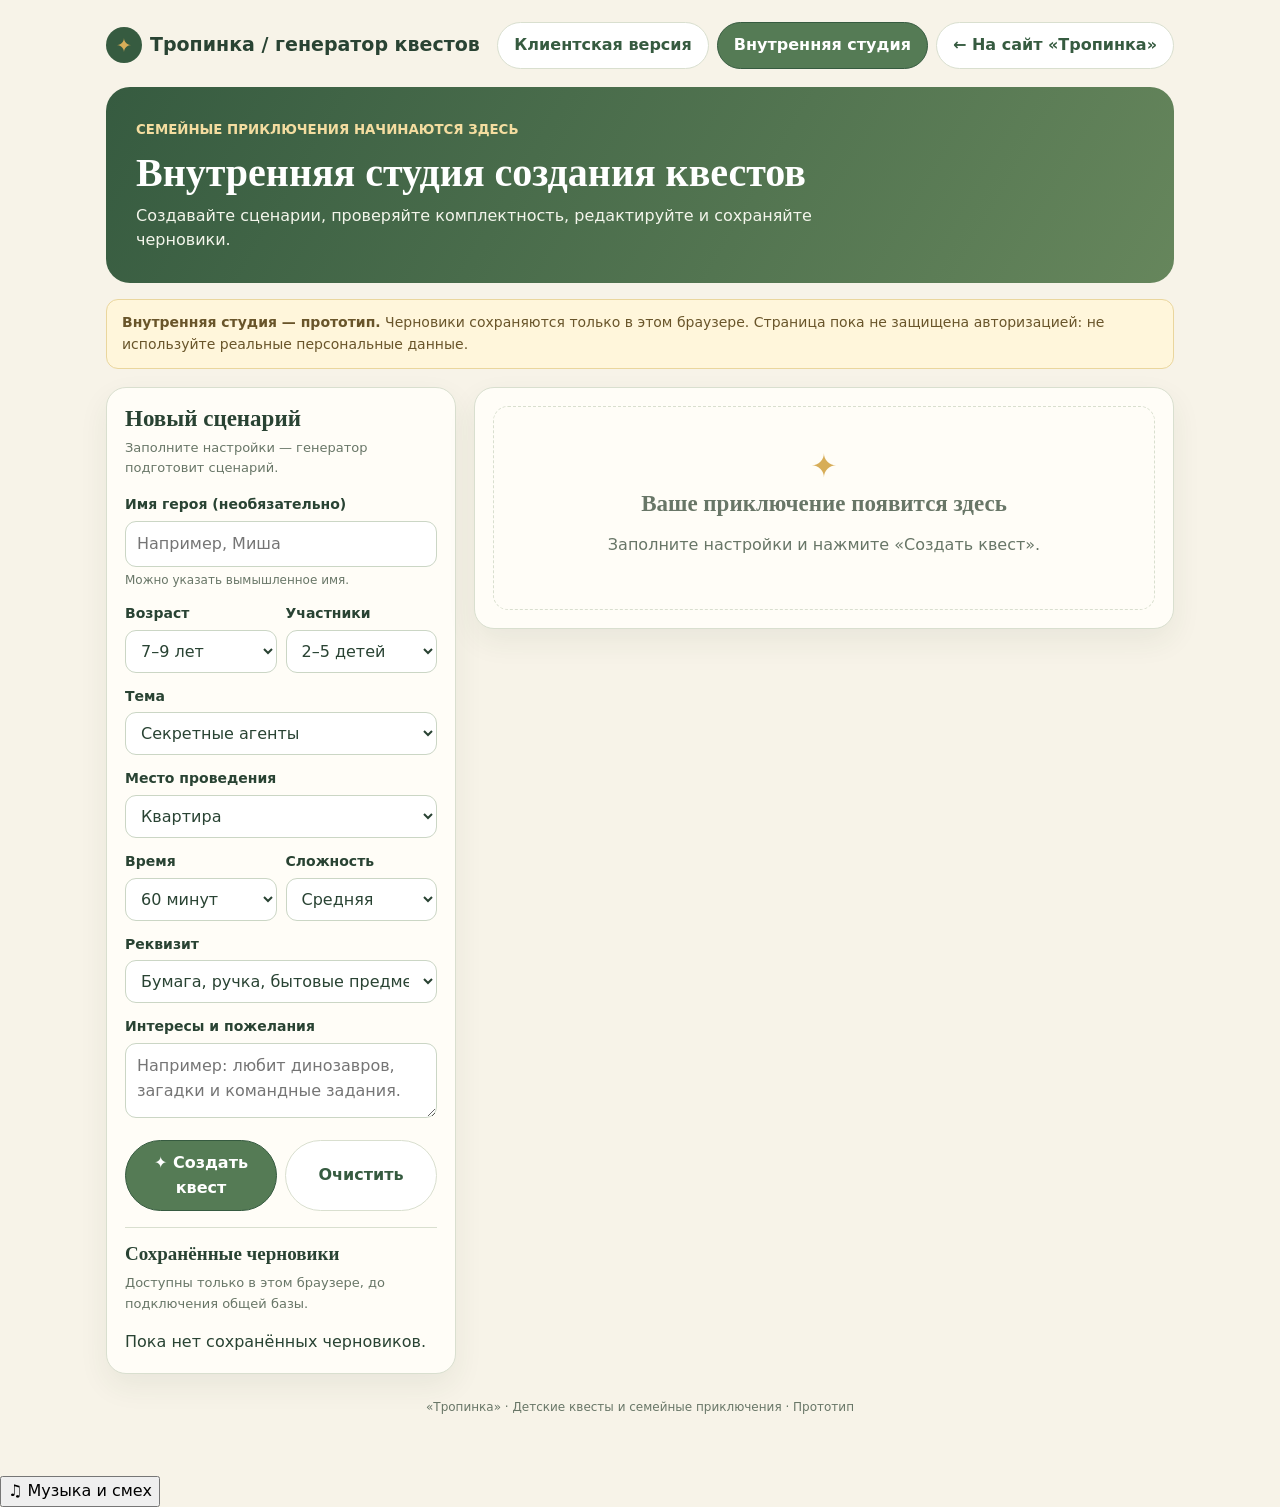
<file: studio.html>
<!doctype html>
<html lang="ru"><head><meta charset="utf-8"><meta name="viewport" content="width=device-width, initial-scale=1"><meta http-equiv="refresh" content="0; url=generator.html?mode=studio"><title>Внутренняя студия — Тропинка</title></head><body><p>Открываем <a href="generator.html?mode=studio">внутреннюю студию генератора квестов</a>…</p><script>location.replace("generator.html?mode=studio");</script></body></html>
</file>
